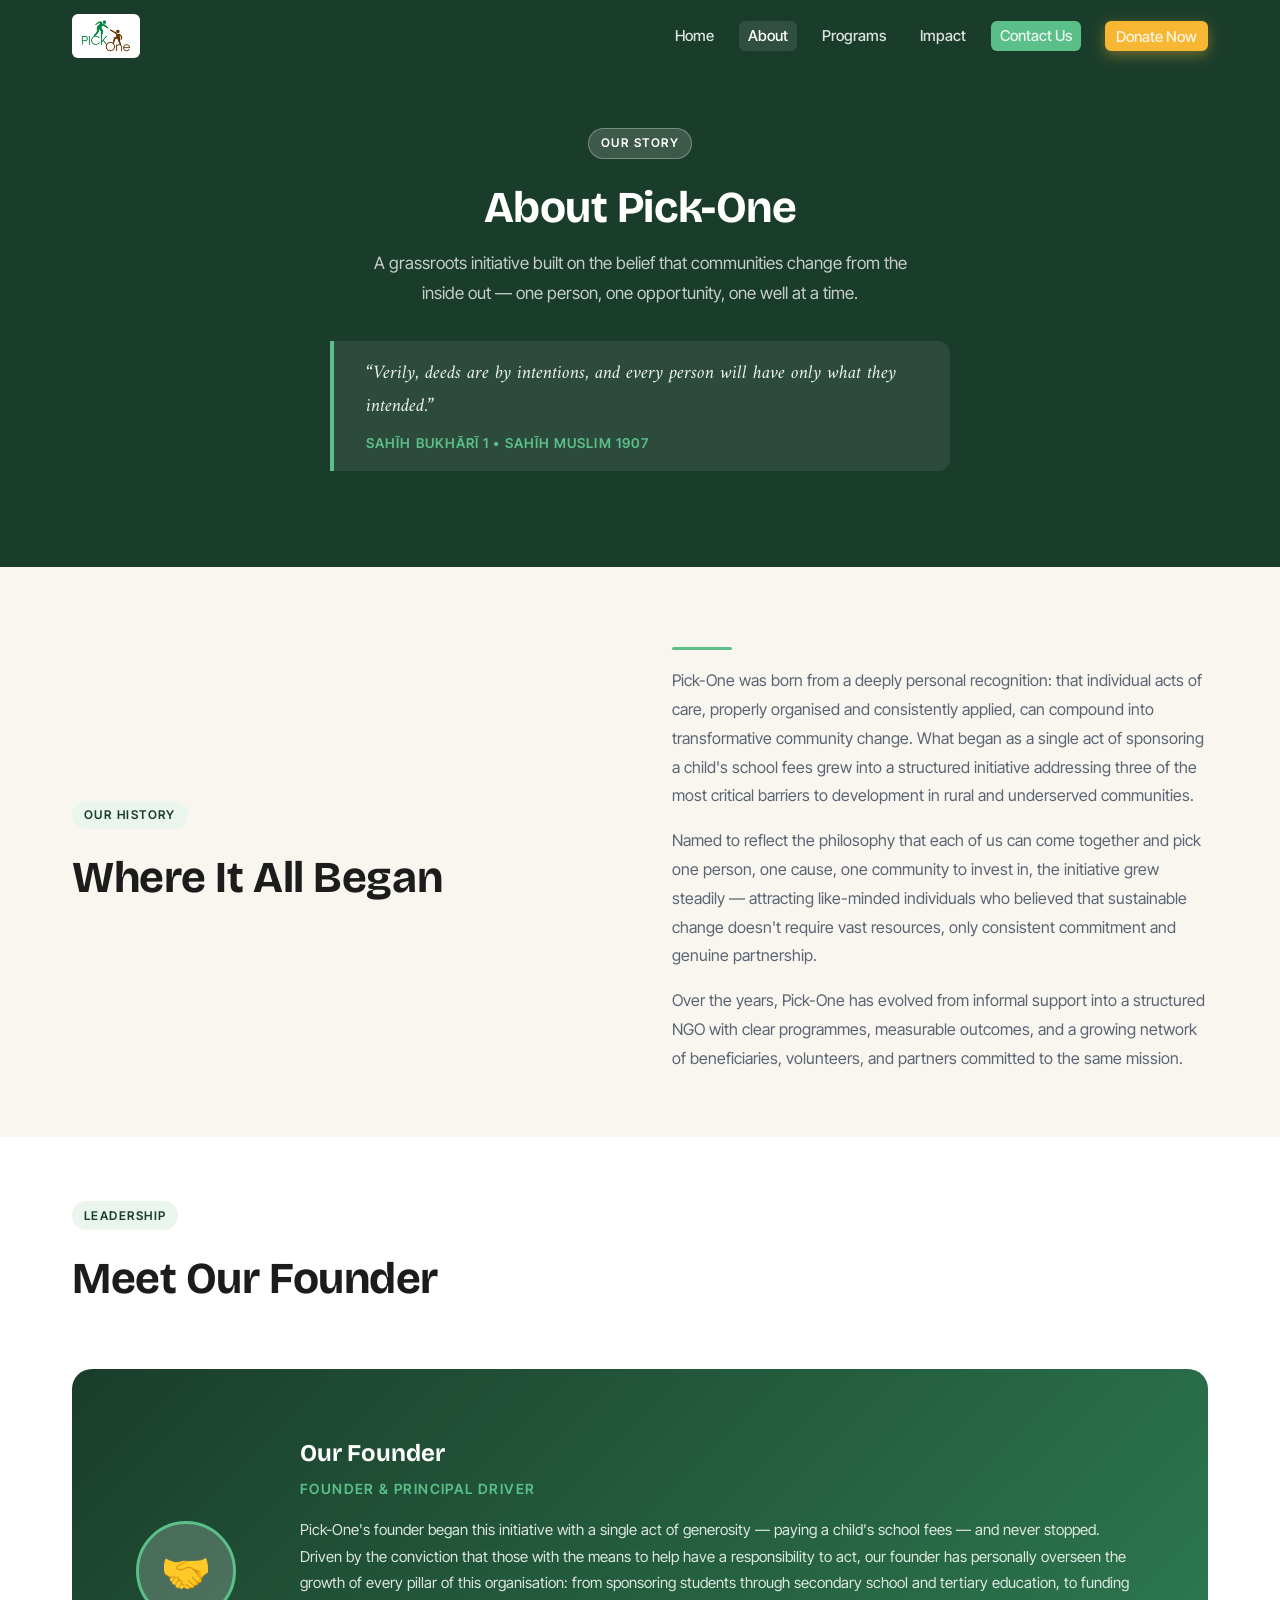
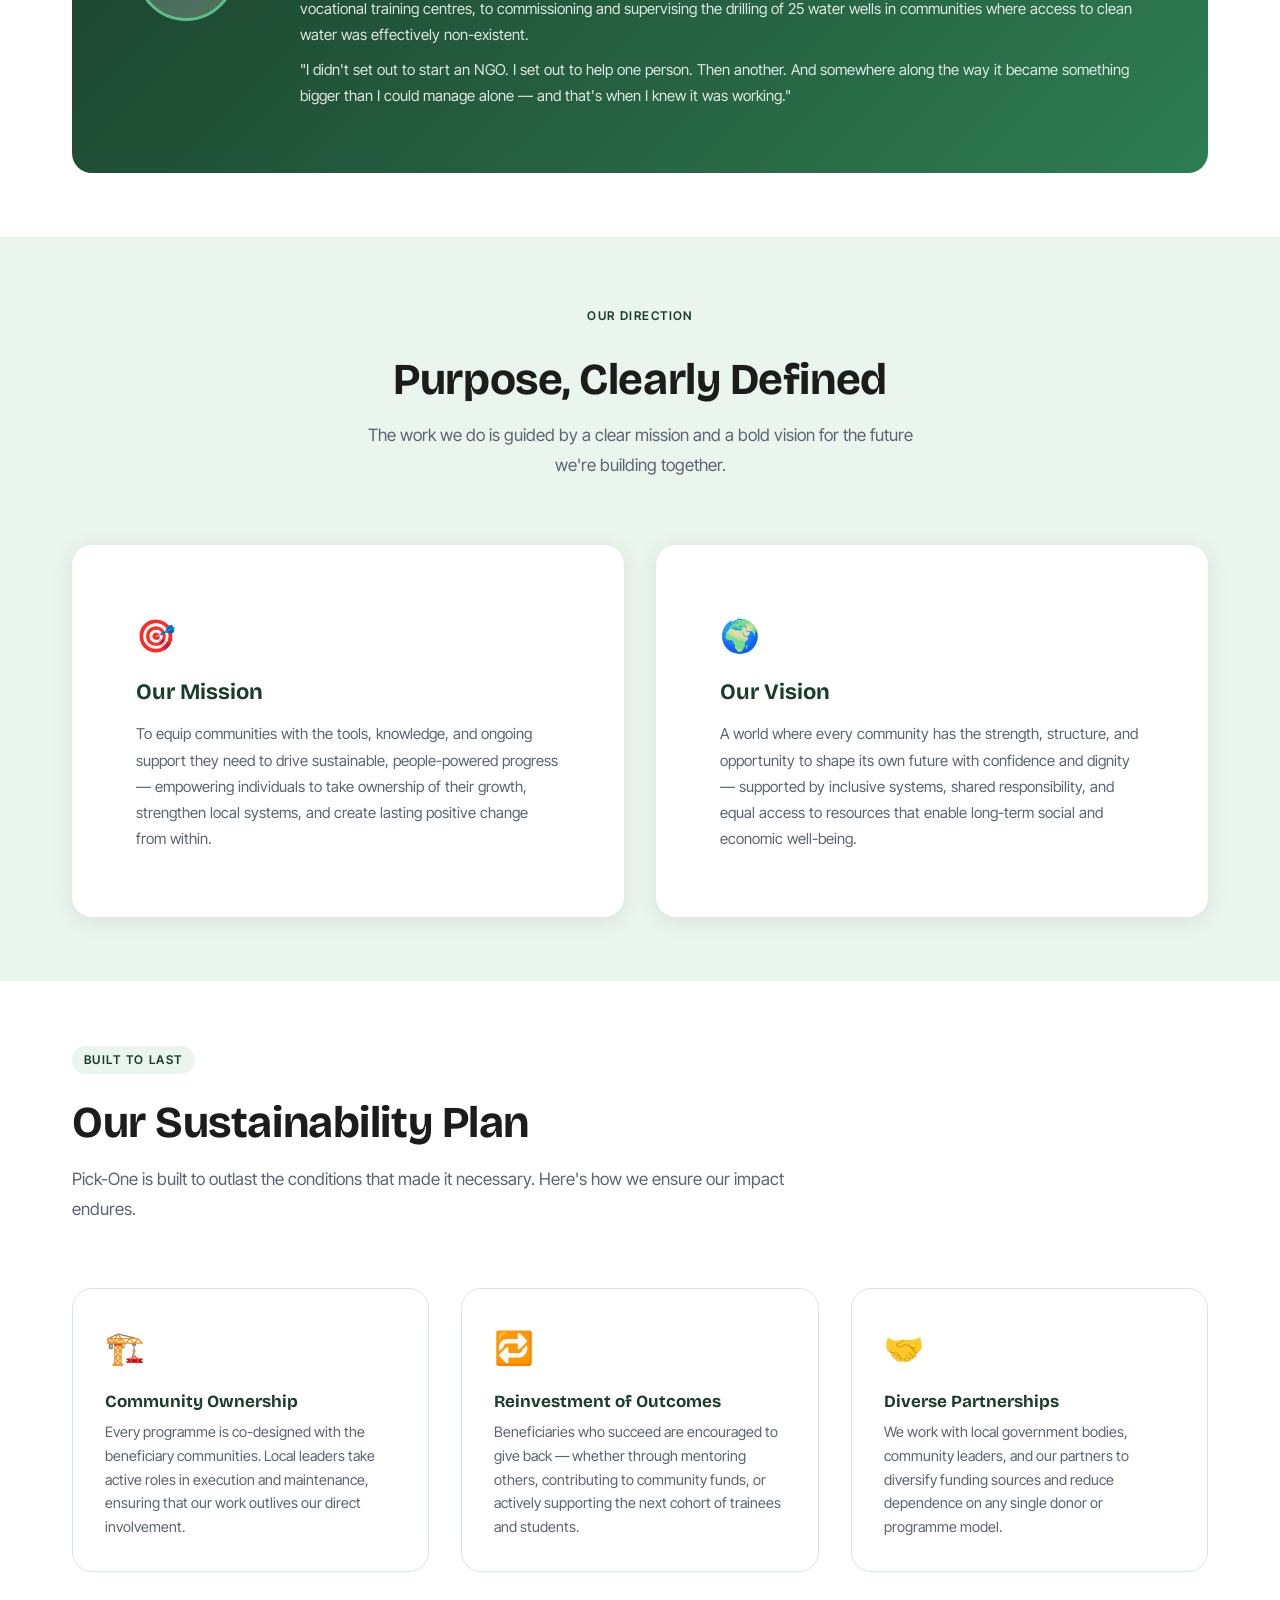
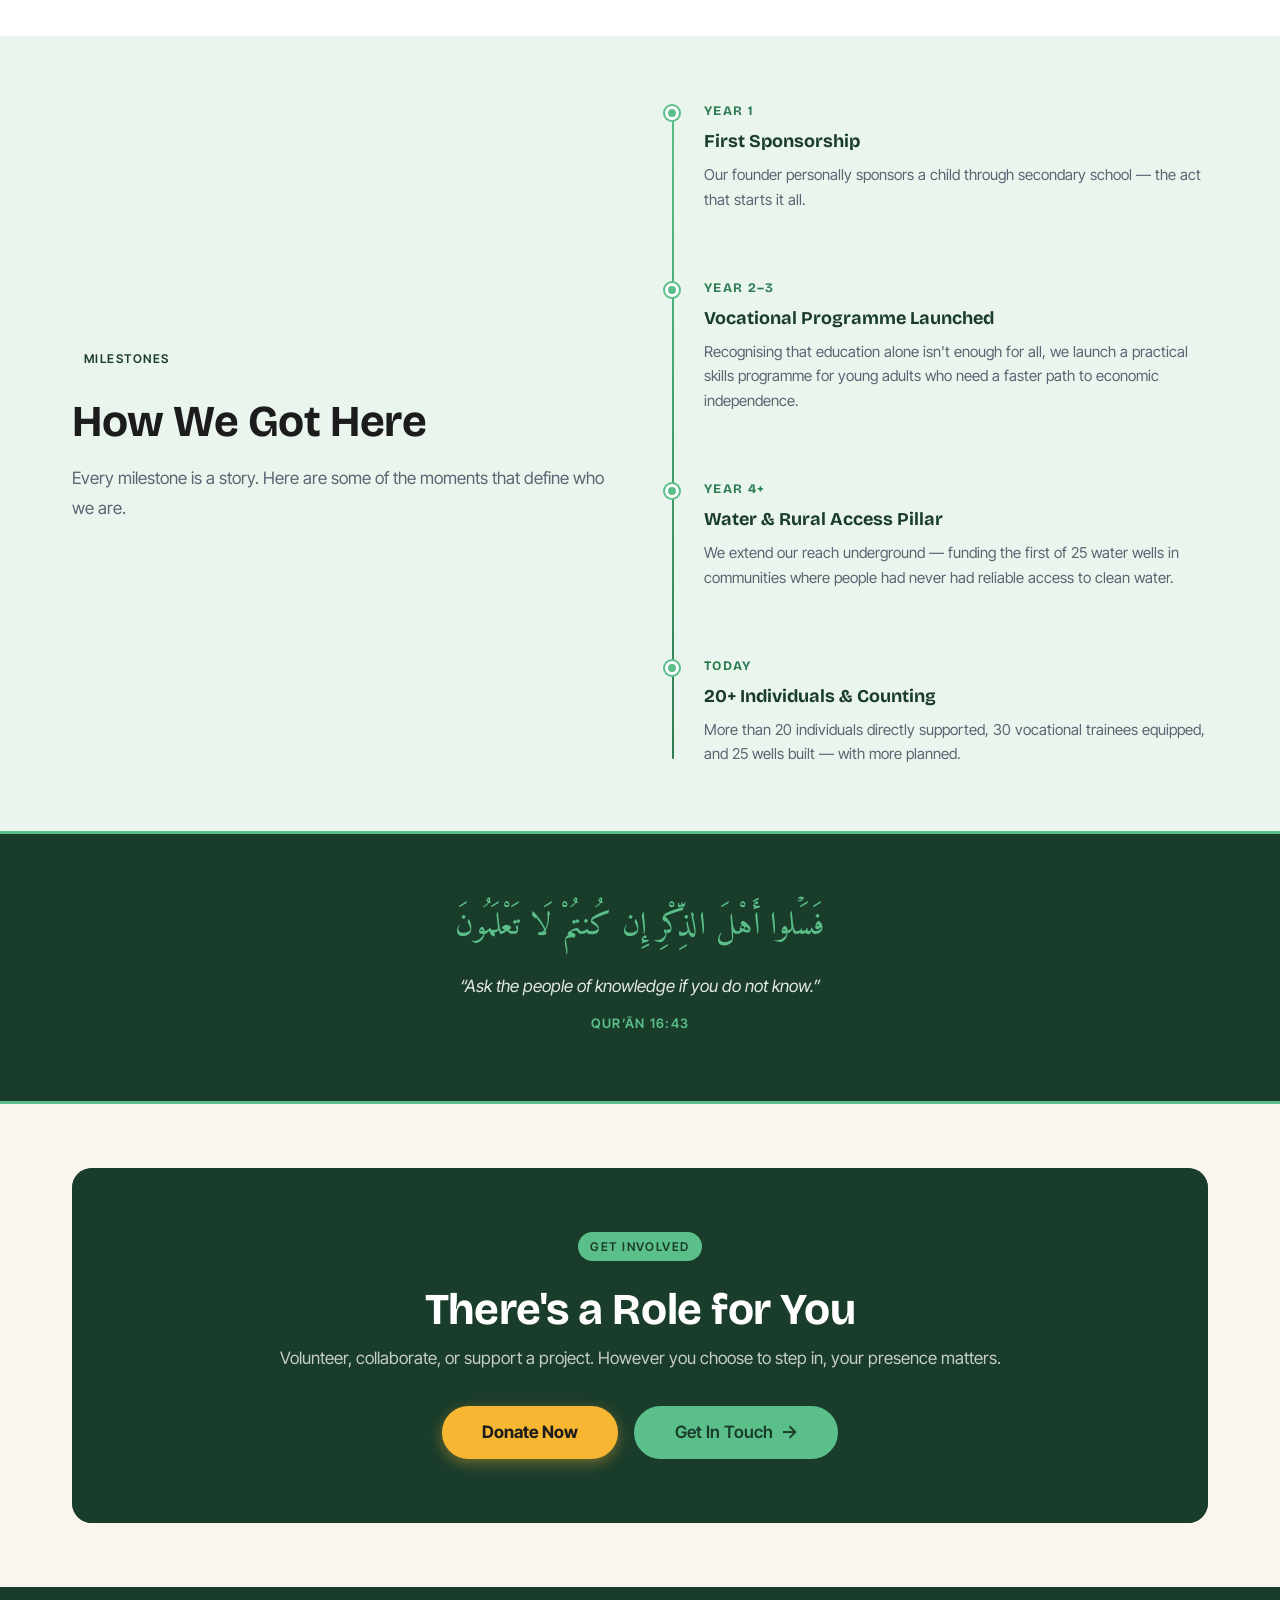
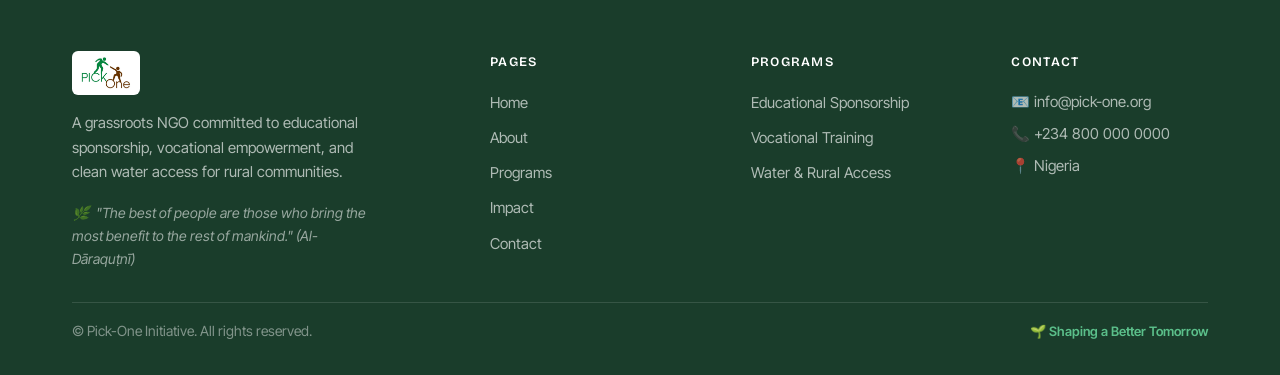
<file: about.html>
<!DOCTYPE html>
<html lang="en">

<head>
    <meta charset="UTF-8" />
    <meta name="viewport" content="width=device-width, initial-scale=1.0" />
    <title>About — Pick-One Initiative</title>
    <meta name="description"
        content="Learn about the Pick-One Initiative, our founder, our mission, and our commitment to sustainable community development." />

    <!-- Favicon -->
    <link rel="icon" href="assets/images/favicon.svg" type="image/svg+xml" />

    <!-- Open Graph -->
    <meta property="og:type" content="website" />
    <meta property="og:title" content="About — Pick-One Initiative" />
    <meta property="og:description" content="Learn about the Pick-One Initiative, our founder, our mission, and our commitment to sustainable community development." />
    <meta property="og:image" content="assets/images/logo.jpeg" />
    <meta property="og:url" content="https://pick-one.vercel.app/about" />
    <meta name="twitter:card" content="summary_large_image" />
    <meta name="twitter:title" content="About — Pick-One Initiative" />
    <meta name="twitter:description" content="Learn about the Pick-One Initiative, our founder, our mission, and our commitment to sustainable community development." />

    <!-- Fonts -->
    <link rel="preconnect" href="https://fonts.googleapis.com" />
    <link rel="preconnect" href="https://fonts.gstatic.com" crossorigin />
    <link
        href="https://fonts.googleapis.com/css2?family=Amiri:ital,wght@0,400;0,700;1,400&family=Bricolage+Grotesque:wght@300;400;500;600;700&family=Inter+Tight:wght@300;400;500;600;700&display=swap"
        rel="stylesheet" />

    <!-- CSS -->
    <link rel="stylesheet" href="assets/css/main.css" />
    <link rel="stylesheet" href="assets/css/layout.css" />
    <link rel="stylesheet" href="assets/css/components.css" />
    <link rel="stylesheet" href="assets/css/pages/about.css" />
</head>

<body>

    <div id="header-placeholder"></div>

    <main id="main-content">

        <!-- ═══════════════════ PAGE HERO ═══════════════════ -->
        <section class="page-hero video-bg-container" aria-labelledby="about-heading">
            <video class="video-bg" autoplay loop muted playsinline>
                <source
                    src="https://cdn.prod.website-files.com/69563d0838513c9b12f34691%2F695e1dc49481bccafcec2308_Volunteers_mp4.mp4"
                    type="video/mp4">
            </video>
            <div class="container">
                <span class="section-tag is-white">Our Story</span>
                <h1 id="about-heading" class="section-title">About Pick-One</h1>
                <p class="section-text max-w-md mx-auto">
                    A grassroots initiative built on the belief that communities
                    change from the inside out — one person, one opportunity, one well at a time.
                </p>
                <div class="hadith-callout hadith-callout--hero">
                    <p class="hadith-callout-text hadith-callout-text--large">
                        “Verily, deeds are by intentions, and every person will have only what they intended.”
                    </p>
                    <span class="hadith-callout-source hadith-callout-source--accent">Sahīh
                        Bukhārī 1 • Sahīh Muslim 1907</span>
                </div>
            </div>
        </section>

        <!-- ═══════════════════ ORG STORY ═══════════════════ -->
        <section class="org-story section-space bg-default" aria-labelledby="story-heading">
            <div class="container">
                <div class="content-split">
                    <div class="reveal">
                        <span class="section-tag is-dark">Our History</span>
                        <h2 id="story-heading" class="section-title mt-sm">
                            Where It All Began
                        </h2>
                    </div>
                    <div class="reveal reveal-delay-1">
                        <div class="divider-green"></div>
                        <p>
                            Pick-One was born from a deeply personal recognition: that
                            individual acts of care, properly organised and consistently
                            applied, can compound into transformative community change.
                            What began as a single act of sponsoring a child's school fees
                            grew into a structured initiative addressing three of the most
                            critical barriers to development in rural and underserved
                            communities.
                        </p>
                        <p>
                            Named to reflect the philosophy that each of us can come together
                            and pick one person, one cause, one community to invest in, the
                            initiative grew steadily — attracting like-minded individuals who
                            believed that sustainable change doesn't require vast resources,
                            only consistent commitment and genuine partnership.
                        </p>
                        <p>
                            Over the years, Pick-One has evolved from informal support into
                            a structured NGO with clear programmes, measurable outcomes, and
                            a growing network of beneficiaries, volunteers, and partners
                            committed to the same mission.
                        </p>
                    </div>
                </div>
            </div>
        </section>

        <!-- ═══════════════════ FOUNDER ═══════════════════ -->
        <section class="founder-section section-space bg-white" aria-labelledby="founder-heading">
            <div class="container">
                <div class="section-header reveal">
                    <span class="section-tag is-dark">Leadership</span>
                    <h2 id="founder-heading" class="section-title mt-sm">Meet Our Founder</h2>
                </div>

                <div class="founder-card reveal reveal-delay-1">
                    <div class="founder-avatar" aria-hidden="true">🤝</div>
                    <div>
                        <div class="founder-name">Our Founder</div>
                        <div class="founder-role">Founder &amp; Principal Driver</div>
                        <p class="founder-bio">
                            Pick-One's founder began this initiative with a single act of
                            generosity — paying a child's school fees — and never stopped.
                            Driven by the conviction that those with the means to help have
                            a responsibility to act, our founder has personally overseen the
                            growth of every pillar of this organisation: from sponsoring
                            students through secondary school and tertiary education, to
                            funding vocational training centres, to commissioning and
                            supervising the drilling of 25 water wells in communities where
                            access to clean water was effectively non-existent.
                        </p>
                        <p class="founder-bio mt-sm">
                            "I didn't set out to start an NGO. I set out to help one person.
                            Then another. And somewhere along the way it became something
                            bigger than I could manage alone — and that's when I knew it was
                            working."
                        </p>
                    </div>
                </div>
            </div>
        </section>

        <!-- ═══════════════════ MISSION & VISION ═══════════════════ -->
        <section class="mission-vision section-space" aria-labelledby="mv-heading">
            <div class="container">
                <div class="section-header centered reveal">
                    <span class="section-tag is-dark">Our Direction</span>
                    <h2 id="mv-heading" class="section-title mt-sm">Purpose, Clearly Defined</h2>
                    <p class="section-text mt-md">
                        The work we do is guided by a clear mission and a bold vision for
                        the future we're building together.
                    </p>
                </div>

                <div class="grid-2 mt-xl">
                    <div class="mv-card reveal reveal-delay-1">
                        <div class="mv-card-icon" aria-hidden="true">🎯</div>
                        <h3 class="mv-card-title">Our Mission</h3>
                        <p class="mv-card-text">
                            To equip communities with the tools, knowledge, and ongoing
                            support they need to drive sustainable, people-powered progress —
                            empowering individuals to take ownership of their growth,
                            strengthen local systems, and create lasting positive change
                            from within.
                        </p>
                    </div>

                    <div class="mv-card reveal reveal-delay-2">
                        <div class="mv-card-icon" aria-hidden="true">🌍</div>
                        <h3 class="mv-card-title">Our Vision</h3>
                        <p class="mv-card-text">
                            A world where every community has the strength, structure, and
                            opportunity to shape its own future with confidence and dignity —
                            supported by inclusive systems, shared responsibility, and equal
                            access to resources that enable long-term social and economic
                            well-being.
                        </p>
                    </div>
                </div>
            </div>
        </section>

        <!-- ═══════════════════ SUSTAINABILITY ═══════════════════ -->
        <section class="sustainability section-space" aria-labelledby="sustain-heading">
            <div class="container">
                <div class="section-header reveal">
                    <span class="section-tag is-dark">Built to Last</span>
                    <h2 id="sustain-heading" class="section-title mt-sm">Our Sustainability Plan</h2>
                    <p class="section-text mt-md max-w-lg">
                        Pick-One is built to outlast the conditions that made it necessary.
                        Here's how we ensure our impact endures.
                    </p>
                </div>

                <div class="sustainability-grid mt-xl">
                    <div class="sustainability-item reveal reveal-delay-1">
                        <span class="sustainability-item-icon" aria-hidden="true">🏗️</span>
                        <h3 class="sustainability-item-title">Community Ownership</h3>
                        <p class="sustainability-item-text">
                            Every programme is co-designed with the beneficiary communities.
                            Local leaders take active roles in execution and maintenance,
                            ensuring that our work outlives our direct involvement.
                        </p>
                    </div>
                    <div class="sustainability-item reveal reveal-delay-2">
                        <span class="sustainability-item-icon" aria-hidden="true">🔁</span>
                        <h3 class="sustainability-item-title">Reinvestment of Outcomes</h3>
                        <p class="sustainability-item-text">
                            Beneficiaries who succeed are encouraged to give back — whether
                            through mentoring others, contributing to community funds, or
                            actively supporting the next cohort of trainees and students.
                        </p>
                    </div>
                    <div class="sustainability-item reveal reveal-delay-3">
                        <span class="sustainability-item-icon" aria-hidden="true">🤝</span>
                        <h3 class="sustainability-item-title">Diverse Partnerships</h3>
                        <p class="sustainability-item-text">
                            We work with local government bodies, community leaders, and our
                            partners to diversify funding sources and reduce dependence on
                            any single donor or programme model.
                        </p>
                    </div>
                </div>
            </div>
        </section>

        <!-- ═══════════════════ TIMELINE ═══════════════════ -->
        <section class="milestones section-space" aria-labelledby="timeline-heading">
            <div class="container">
                <div class="content-split">
                    <div class="reveal">
                        <span class="section-tag is-dark">Milestones</span>
                        <h2 id="timeline-heading" class="section-title mt-sm">How We Got Here</h2>
                        <p class="section-text mt-md">
                            Every milestone is a story. Here are some of the moments that
                            define who we are.
                        </p>
                    </div>
                    <div class="timeline reveal reveal-delay-1">
                        <div class="timeline-item">
                            <div class="timeline-dot" aria-hidden="true"></div>
                            <div class="timeline-year">Year 1</div>
                            <div class="timeline-title">First Sponsorship</div>
                            <p class="timeline-text">
                                Our founder personally sponsors a child through secondary school —
                                the act that starts it all.
                            </p>
                        </div>
                        <div class="timeline-item">
                            <div class="timeline-dot" aria-hidden="true"></div>
                            <div class="timeline-year">Year 2–3</div>
                            <div class="timeline-title">Vocational Programme Launched</div>
                            <p class="timeline-text">
                                Recognising that education alone isn't enough for all, we launch
                                a practical skills programme for young adults who need a faster
                                path to economic independence.
                            </p>
                        </div>
                        <div class="timeline-item">
                            <div class="timeline-dot" aria-hidden="true"></div>
                            <div class="timeline-year">Year 4+</div>
                            <div class="timeline-title">Water &amp; Rural Access Pillar</div>
                            <p class="timeline-text">
                                We extend our reach underground — funding the first of 25 water
                                wells in communities where people had never had reliable access
                                to clean water.
                            </p>
                        </div>
                        <div class="timeline-item">
                            <div class="timeline-dot" aria-hidden="true"></div>
                            <div class="timeline-year">Today</div>
                            <div class="timeline-title">20+ Individuals &amp; Counting</div>
                            <p class="timeline-text">
                                More than 20 individuals directly supported, 30 vocational
                                trainees equipped, and 25 wells built — with more planned.
                            </p>
                        </div>
                    </div>
                </div>
            </div>
        </section>

        <!-- AYĀH BANNER: On knowledge & responsibility -->
        <section class="ayah-banner" aria-label="Quranic verse on responsibility">
            <div class="container">
                <p class="ayah-arabic">فَسَۡلوا أَهْلَ الذِّكْرِ إِن كُنتُمْ لَا تَعْلَمُونَ</p>
                <p class="ayah-translation">“Ask the people of knowledge if you do not know.”</p>
                <span class="ayah-source">Qurʼān 16:43</span>
            </div>
        </section>

        <!-- ═══════════════════ CTA ═══════════════════ -->
        <section class="section-space bg-default" aria-label="Get involved">
            <div class="container">
                <div class="cta-banner video-bg-container reveal">
                    <video class="video-bg" autoplay loop muted playsinline>
                        <source
                            src="https://cdn.prod.website-files.com/69563d0838513c9b12f34691%2F696469eaa0ca3a5f693431a0_kindact-cta-video_mp4.mp4"
                            type="video/mp4">
                    </video>
                    <span class="section-tag is-green">Get Involved</span>
                    <h2 class="section-title mt-sm">There's a Role for You</h2>
                    <p class="section-text mt-sm">
                        Volunteer, collaborate, or support a project. However you choose
                        to step in, your presence matters.
                    </p>
                    <div class="btn-group">
                        <a href="contact.html" class="btn btn-donate btn-lg">
                            Donate Now
                        </a>
                        <a href="contact.html" class="btn btn-primary btn-lg">
                            Get In Touch <span class="btn-arrow" aria-hidden="true">→</span>
                        </a>
                    </div>
                </div>
            </div>
        </section>

    </main>

    <div id="footer-placeholder"></div>

    <script src="assets/js/main.js"></script>
    <script src="assets/js/animations.js"></script>
    <script src="assets/js/components.js"></script>
    <script src="assets/js/pages/home.js"></script>
</body>

</html>
</file>
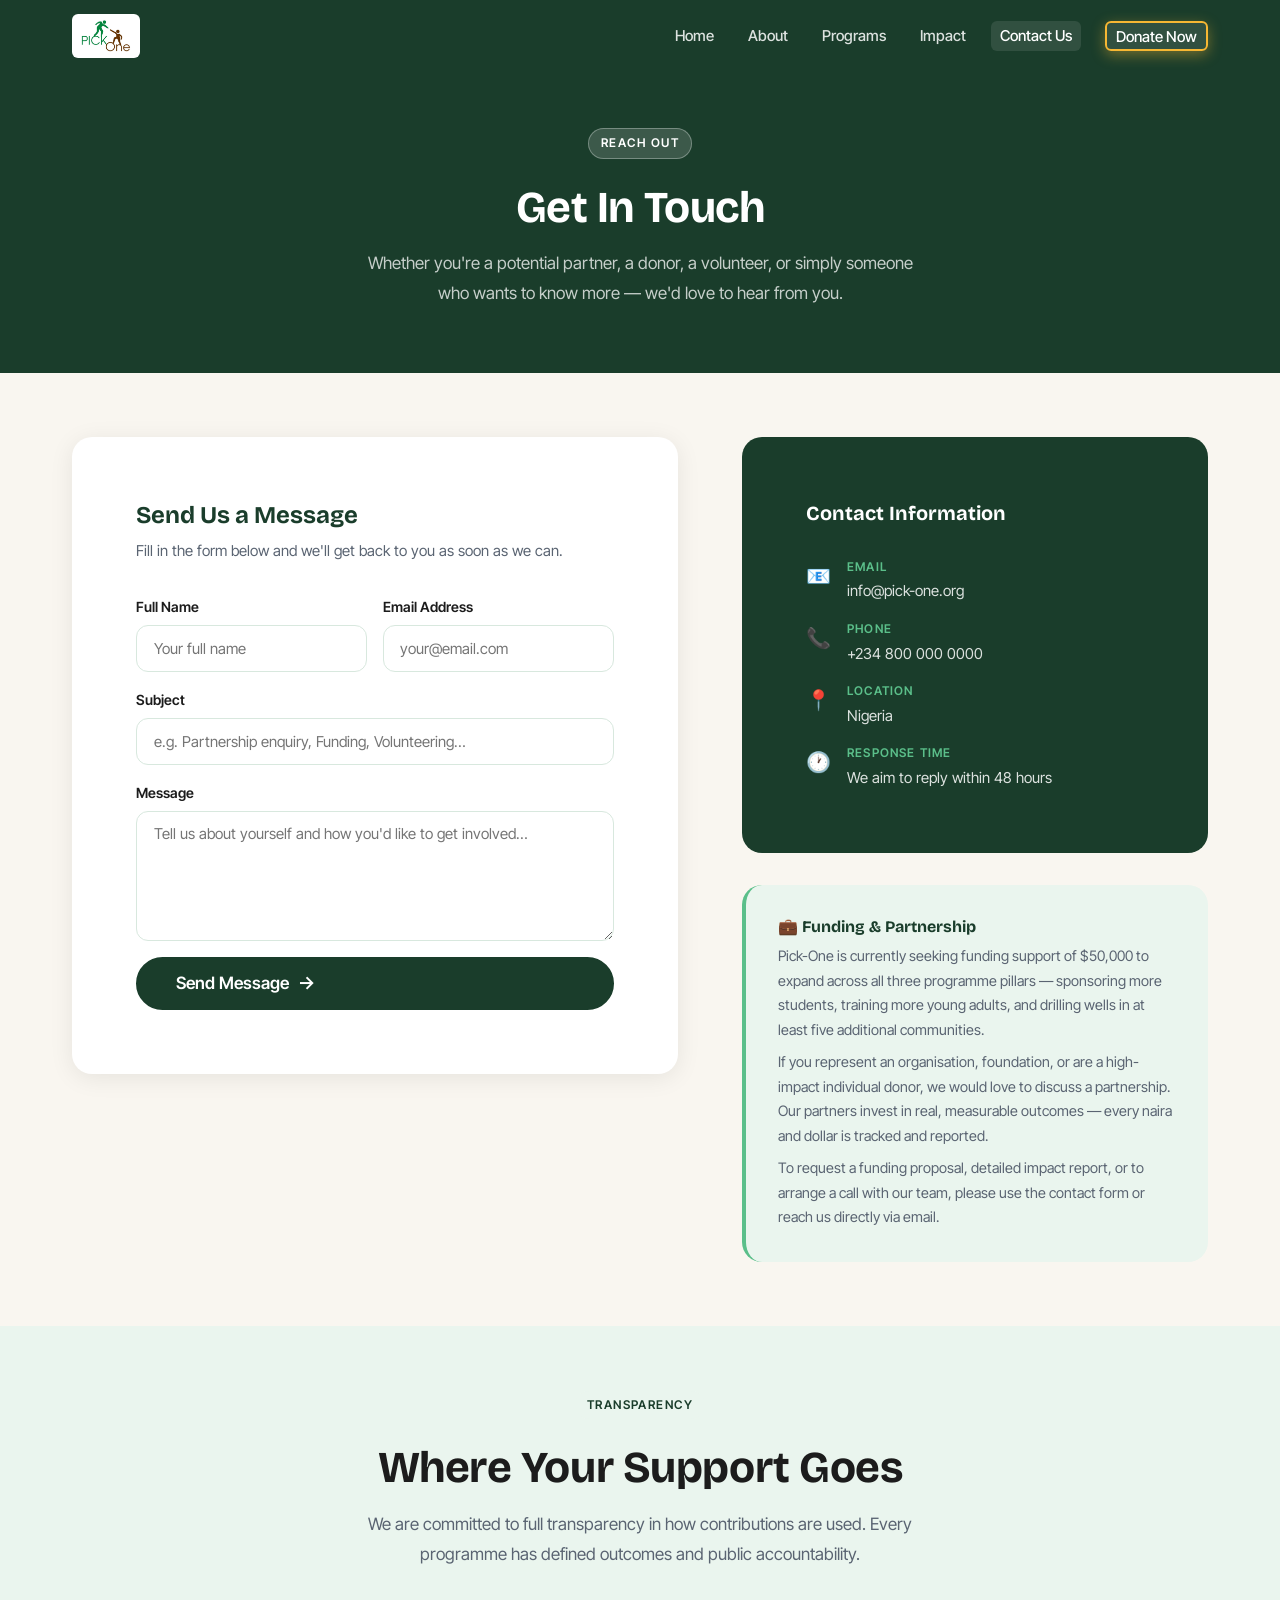
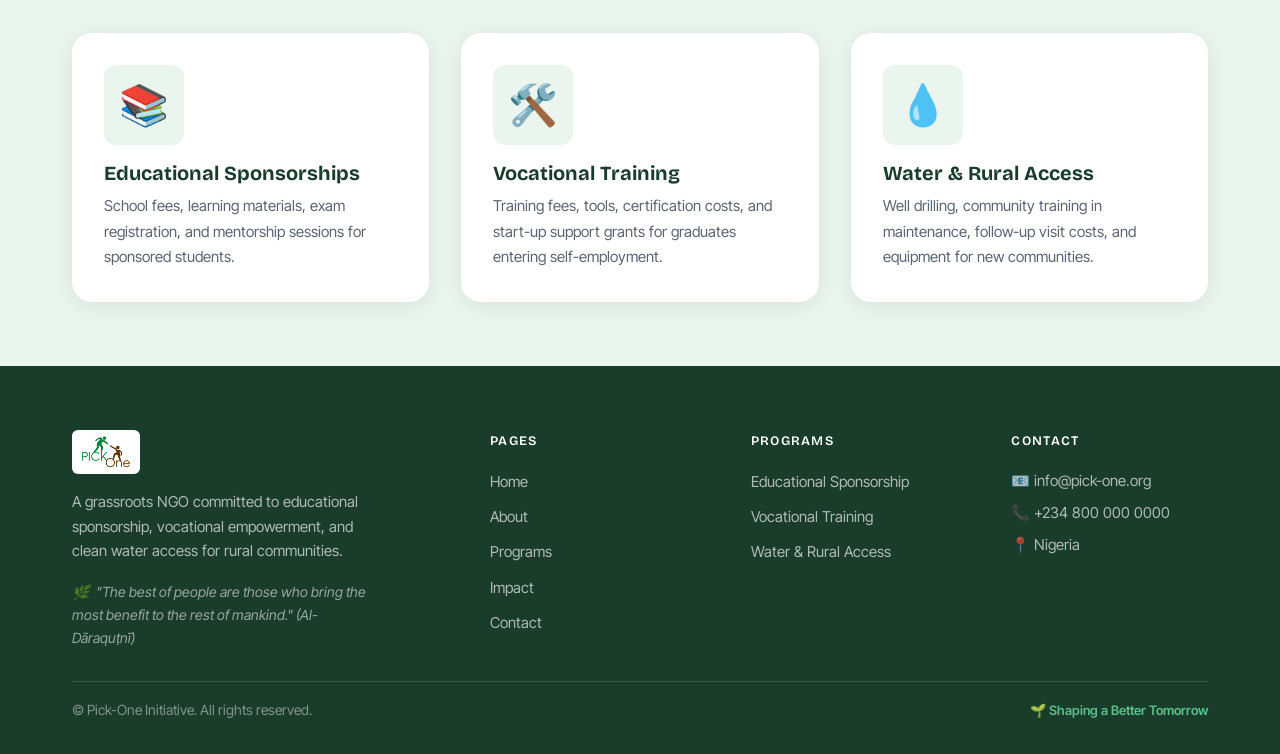
<file: contact.html>
<!DOCTYPE html>
<html lang="en">

<head>
    <meta charset="UTF-8" />
    <meta name="viewport" content="width=device-width, initial-scale=1.0" />
    <title>Contact Us — Pick-One Initiative</title>
    <meta name="description"
        content="Get in touch with Pick-One. Partner with us, fund a programme, or simply ask how you can help." />

    <!-- Favicon -->
    <link rel="icon" href="assets/images/favicon.svg" type="image/svg+xml" />

    <!-- Open Graph -->
    <meta property="og:type" content="website" />
    <meta property="og:title" content="Contact Us — Pick-One Initiative" />
    <meta property="og:description" content="Get in touch with Pick-One. Partner with us, fund a programme, or simply ask how you can help." />
    <meta property="og:image" content="assets/images/logo.jpeg" />
    <meta property="og:url" content="https://pick-one.vercel.app/contact" />
    <meta name="twitter:card" content="summary_large_image" />
    <meta name="twitter:title" content="Contact Us — Pick-One Initiative" />
    <meta name="twitter:description" content="Get in touch with Pick-One. Partner with us, fund a programme, or simply ask how you can help." />

    <link rel="preconnect" href="https://fonts.googleapis.com" />
    <link rel="preconnect" href="https://fonts.gstatic.com" crossorigin />
    <link
        href="https://fonts.googleapis.com/css2?family=Bricolage+Grotesque:wght@300;400;500;600;700&family=Inter+Tight:wght@300;400;500;600;700&display=swap"
        rel="stylesheet" />

    <link rel="stylesheet" href="assets/css/main.css" />
    <link rel="stylesheet" href="assets/css/layout.css" />
    <link rel="stylesheet" href="assets/css/components.css" />
    <link rel="stylesheet" href="assets/css/pages/contact.css" />
</head>

<body>

    <div id="header-placeholder"></div>

    <main id="main-content">

        <!-- ═══════════════════ PAGE HERO ═══════════════════ -->
        <section class="page-hero" aria-labelledby="contact-heading">
            <div class="container">
                <span class="section-tag is-white">Reach Out</span>
                <h1 id="contact-heading" class="section-title">Get In Touch</h1>
                <p class="section-text max-w-md mx-auto">
                    Whether you're a potential partner, a donor, a volunteer, or
                    simply someone who wants to know more — we'd love to hear from you.
                </p>
            </div>
        </section>

        <!-- ═══════════════════ CONTACT LAYOUT ═══════════════════ -->
        <section class="section-space bg-default" aria-label="Contact form and information">
            <div class="container">
                <div class="contact-layout">

                    <!-- FORM -->
                    <div class="contact-form-wrapper reveal">
                        <h2 class="contact-form-title">Send Us a Message</h2>
                        <p class="contact-form-subtitle">
                            Fill in the form below and we'll get back to you as soon
                            as we can.
                        </p>

                        <form class="contact-form" id="contact-form" novalidate>

                            <div class="form-row">
                                <div class="form-group">
                                    <label class="form-label" for="contact-name">Full Name</label>
                                    <input class="form-input" type="text" id="contact-name" name="name"
                                        placeholder="Your full name" autocomplete="name" required />
                                </div>
                                <div class="form-group">
                                    <label class="form-label" for="contact-email">Email Address</label>
                                    <input class="form-input" type="email" id="contact-email" name="email"
                                        placeholder="your@email.com" autocomplete="email" required />
                                </div>
                            </div>

                            <div class="form-group">
                                <label class="form-label" for="contact-subject">Subject</label>
                                <input class="form-input" type="text" id="contact-subject" name="subject"
                                    placeholder="e.g. Partnership enquiry, Funding, Volunteering…" />
                            </div>

                            <div class="form-group">
                                <label class="form-label" for="contact-message">Message</label>
                                <textarea class="form-textarea" id="contact-message" name="message"
                                    placeholder="Tell us about yourself and how you'd like to get involved…"
                                    required></textarea>
                            </div>

                            <button type="submit" class="btn btn-secondary btn-lg" id="submit-btn">
                                Send Message <span class="btn-arrow" aria-hidden="true">→</span>
                            </button>

                        </form>

                        <div class="form-success" id="form-success" role="alert" tabindex="-1">
                            ✅ Thank you! Your message has been received. We'll be in touch soon.
                        </div>
                    </div>

                    <!-- INFO -->
                    <div class="contact-info-wrapper reveal reveal-delay-1">

                        <div class="contact-info-card">
                            <h2 class="contact-info-card-title">Contact Information</h2>
                            <div class="contact-info-items">
                                <div class="contact-info-item">
                                    <span class="contact-info-item-icon" aria-hidden="true">📧</span>
                                    <div class="contact-info-item-content">
                                        <div class="contact-info-item-label">Email</div>
                                        <div class="contact-info-item-value">info@pick-one.org</div>
                                    </div>
                                </div>
                                <div class="contact-info-item">
                                    <span class="contact-info-item-icon" aria-hidden="true">📞</span>
                                    <div class="contact-info-item-content">
                                        <div class="contact-info-item-label">Phone</div>
                                        <div class="contact-info-item-value">+234 800 000 0000</div>
                                    </div>
                                </div>
                                <div class="contact-info-item">
                                    <span class="contact-info-item-icon" aria-hidden="true">📍</span>
                                    <div class="contact-info-item-content">
                                        <div class="contact-info-item-label">Location</div>
                                        <div class="contact-info-item-value">Nigeria</div>
                                    </div>
                                </div>
                                <div class="contact-info-item">
                                    <span class="contact-info-item-icon" aria-hidden="true">🕐</span>
                                    <div class="contact-info-item-content">
                                        <div class="contact-info-item-label">Response Time</div>
                                        <div class="contact-info-item-value">We aim to reply within 48 hours</div>
                                    </div>
                                </div>
                            </div>
                        </div>

                        <div class="funding-context">
                            <h3 class="funding-context-title">💼 Funding &amp; Partnership</h3>
                            <p class="funding-context-text">
                                Pick-One is currently seeking funding support of $50,000 to
                                expand across all three programme pillars — sponsoring more
                                students, training more young adults, and drilling wells in
                                at least five additional communities.
                            </p>
                            <p class="funding-context-text mt-sm">
                                If you represent an organisation, foundation, or are a
                                high-impact individual donor, we would love to discuss a
                                partnership. Our partners invest in real, measurable outcomes —
                                every naira and dollar is tracked and reported.
                            </p>
                            <p class="funding-context-text mt-sm">
                                To request a funding proposal, detailed impact report, or to
                                arrange a call with our team, please use the contact form
                                or reach us directly via email.
                            </p>
                        </div>

                    </div>
                </div>
            </div>
        </section>

        <!-- ═══════════════════ HOW WE USE FUNDS ═══════════════════ -->
        <section class="section-space bg-mint" aria-labelledby="funds-heading">
            <div class="container">
                <div class="section-header centered reveal">
                    <span class="section-tag is-dark">Transparency</span>
                    <h2 id="funds-heading" class="section-title mt-sm">Where Your Support Goes</h2>
                    <p class="section-text mt-md max-w-md mx-auto">
                        We are committed to full transparency in how contributions are
                        used. Every programme has defined outcomes and public accountability.
                    </p>
                </div>

                <div class="grid-3 mt-xl">
                    <div class="program-card reveal reveal-delay-1">
                        <div class="program-card-body">
                            <div class="program-card-icon" aria-hidden="true">📚</div>
                            <h3 class="program-card-title">Educational Sponsorships</h3>
                            <p class="program-card-text">
                                School fees, learning materials, exam registration, and
                                mentorship sessions for sponsored students.
                            </p>
                        </div>
                    </div>
                    <div class="program-card reveal reveal-delay-2">
                        <div class="program-card-body">
                            <div class="program-card-icon" aria-hidden="true">🛠️</div>
                            <h3 class="program-card-title">Vocational Training</h3>
                            <p class="program-card-text">
                                Training fees, tools, certification costs, and start-up
                                support grants for graduates entering self-employment.
                            </p>
                        </div>
                    </div>
                    <div class="program-card reveal reveal-delay-3">
                        <div class="program-card-body">
                            <div class="program-card-icon" aria-hidden="true">💧</div>
                            <h3 class="program-card-title">Water &amp; Rural Access</h3>
                            <p class="program-card-text">
                                Well drilling, community training in maintenance, follow-up
                                visit costs, and equipment for new communities.
                            </p>
                        </div>
                    </div>
                </div>
            </div>
        </section>

    </main>

    <div id="footer-placeholder"></div>

    <script src="assets/js/main.js"></script>
    <script src="assets/js/animations.js"></script>
    <script src="assets/js/components.js"></script>
    <script src="assets/js/pages/contact.js"></script>
</body>

</html>
</file>
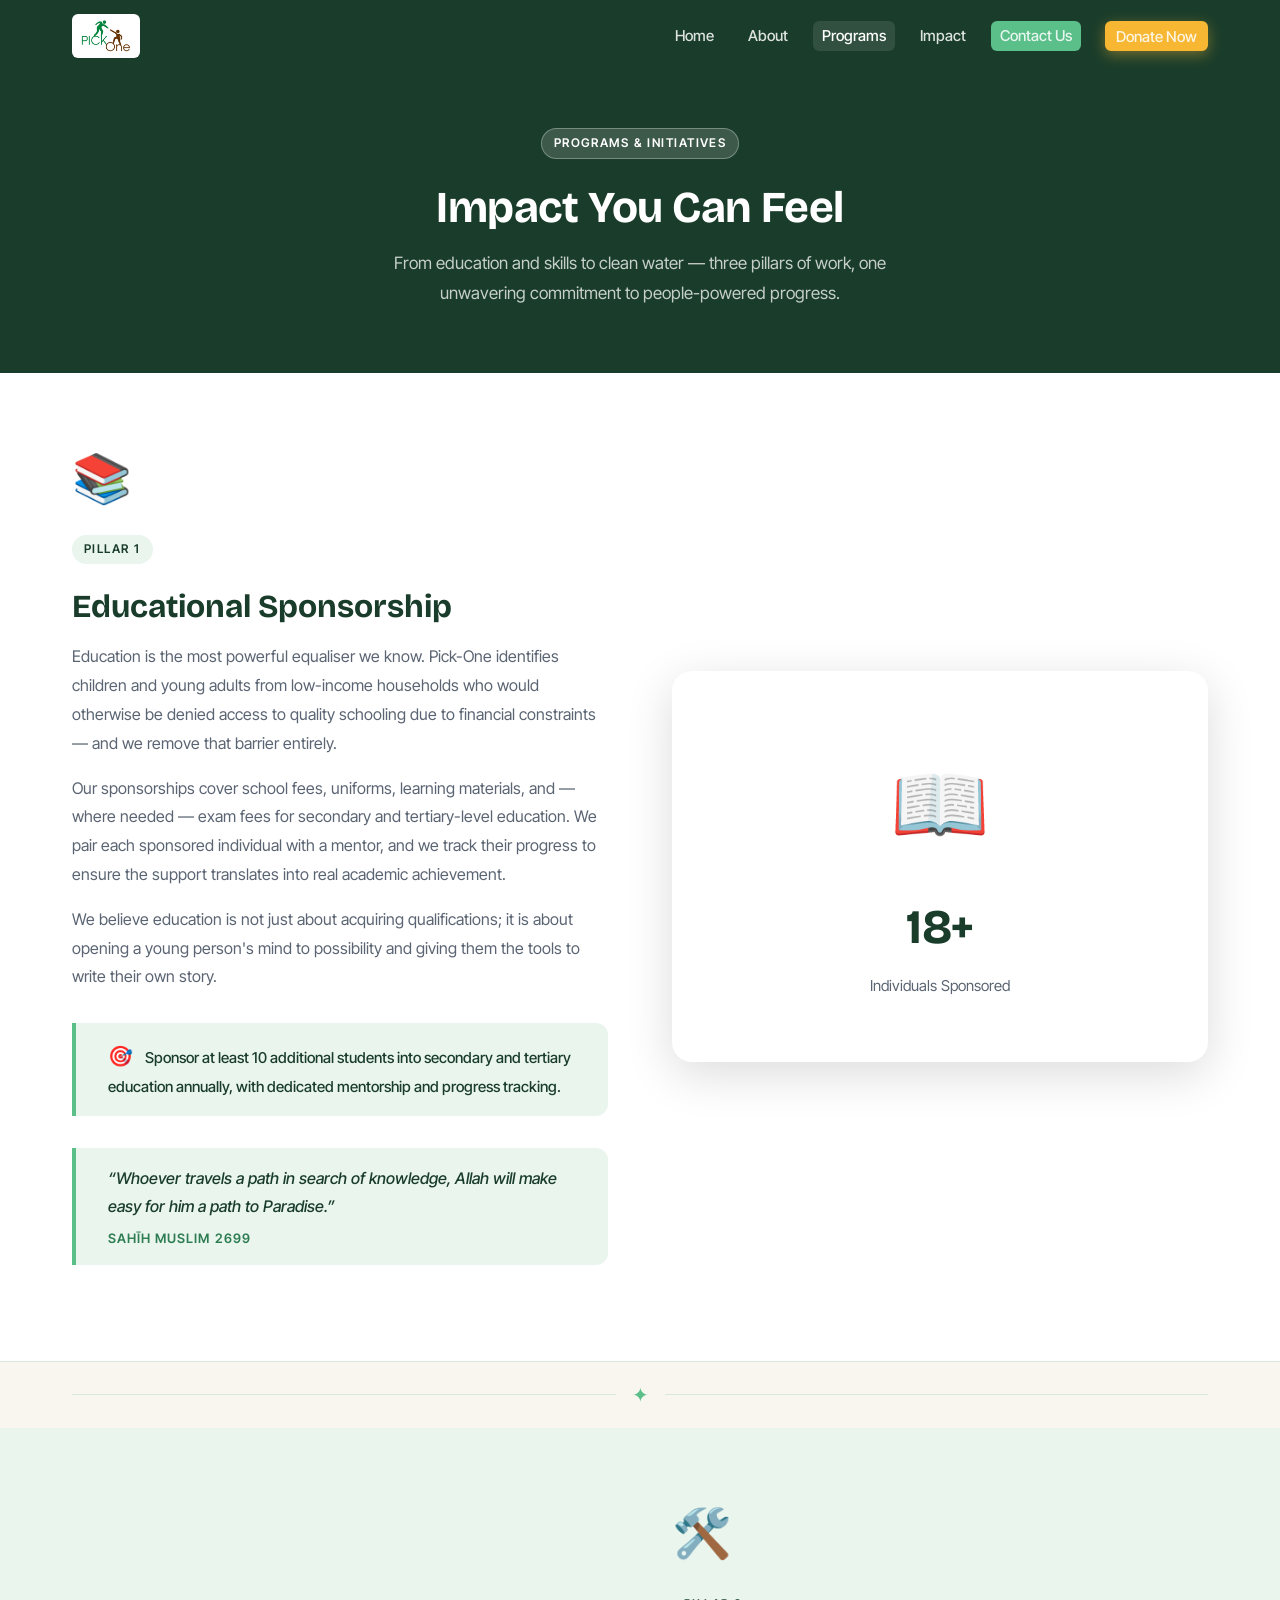
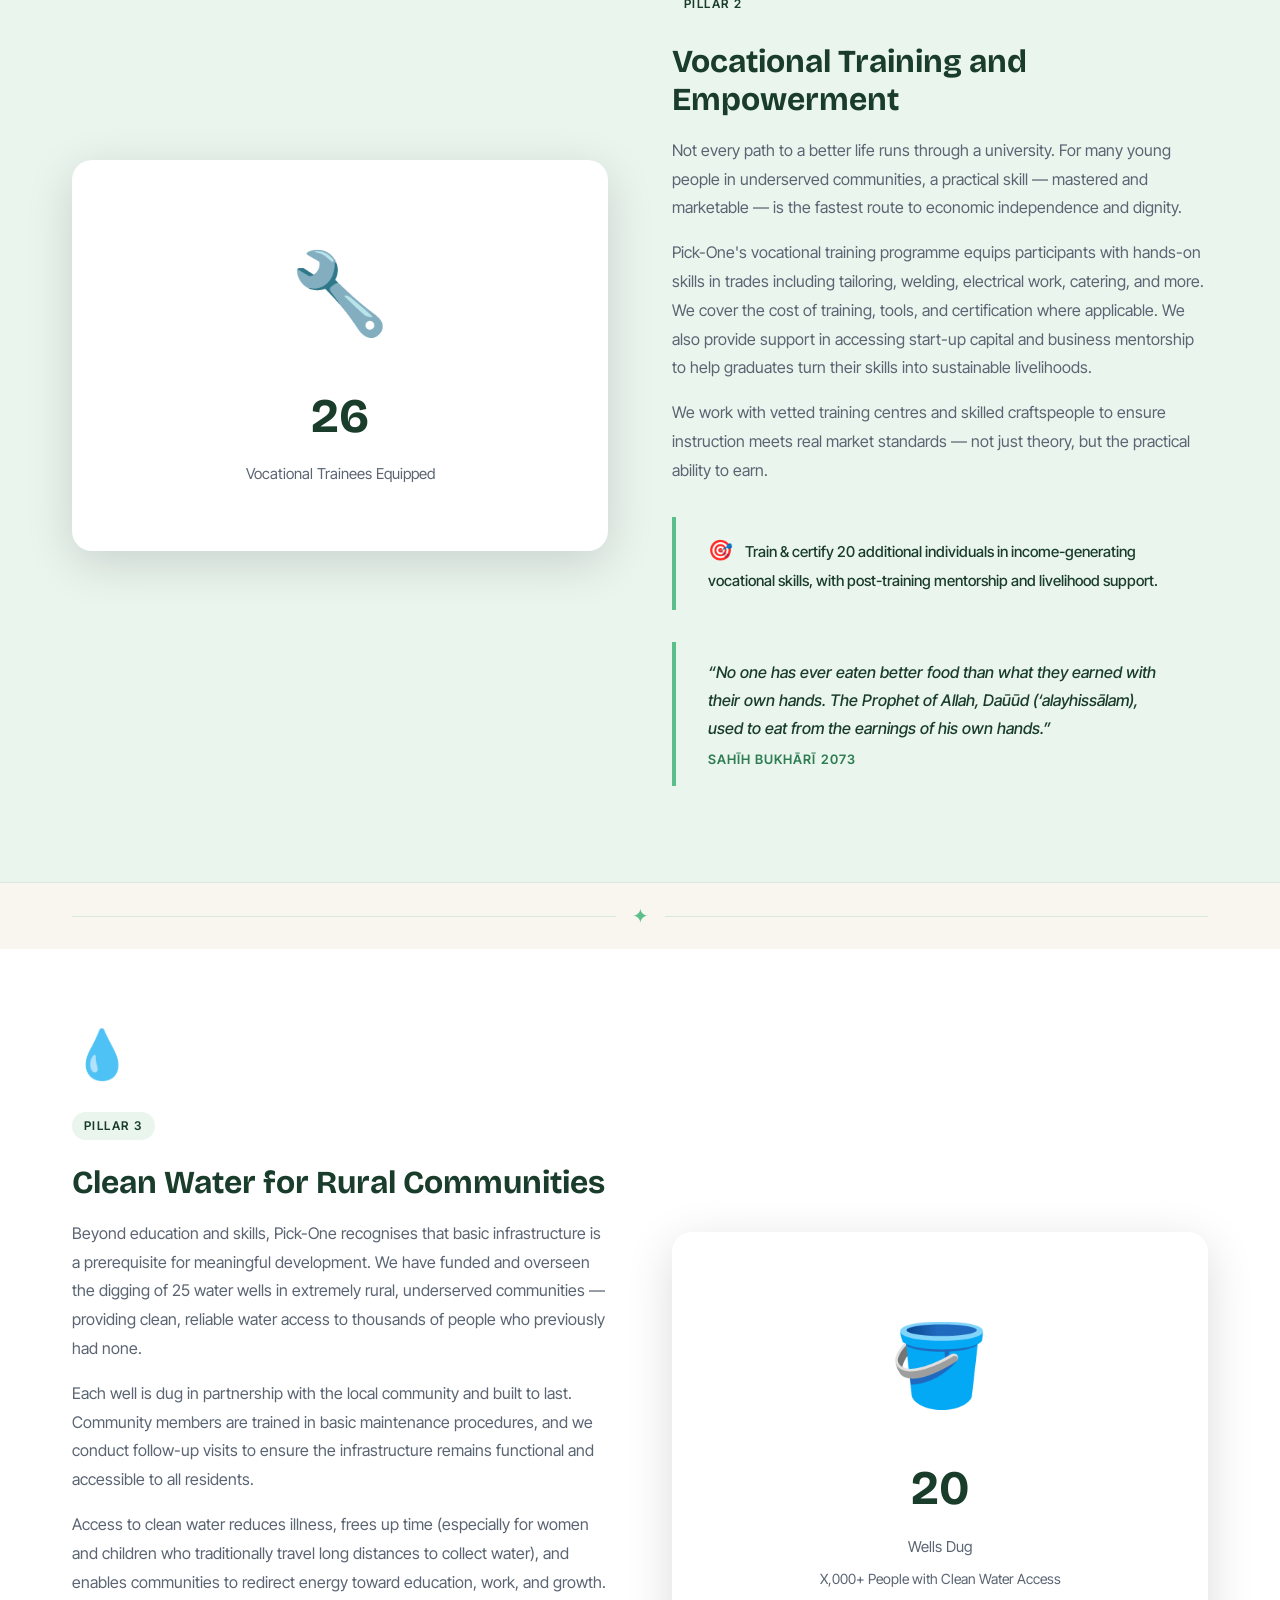
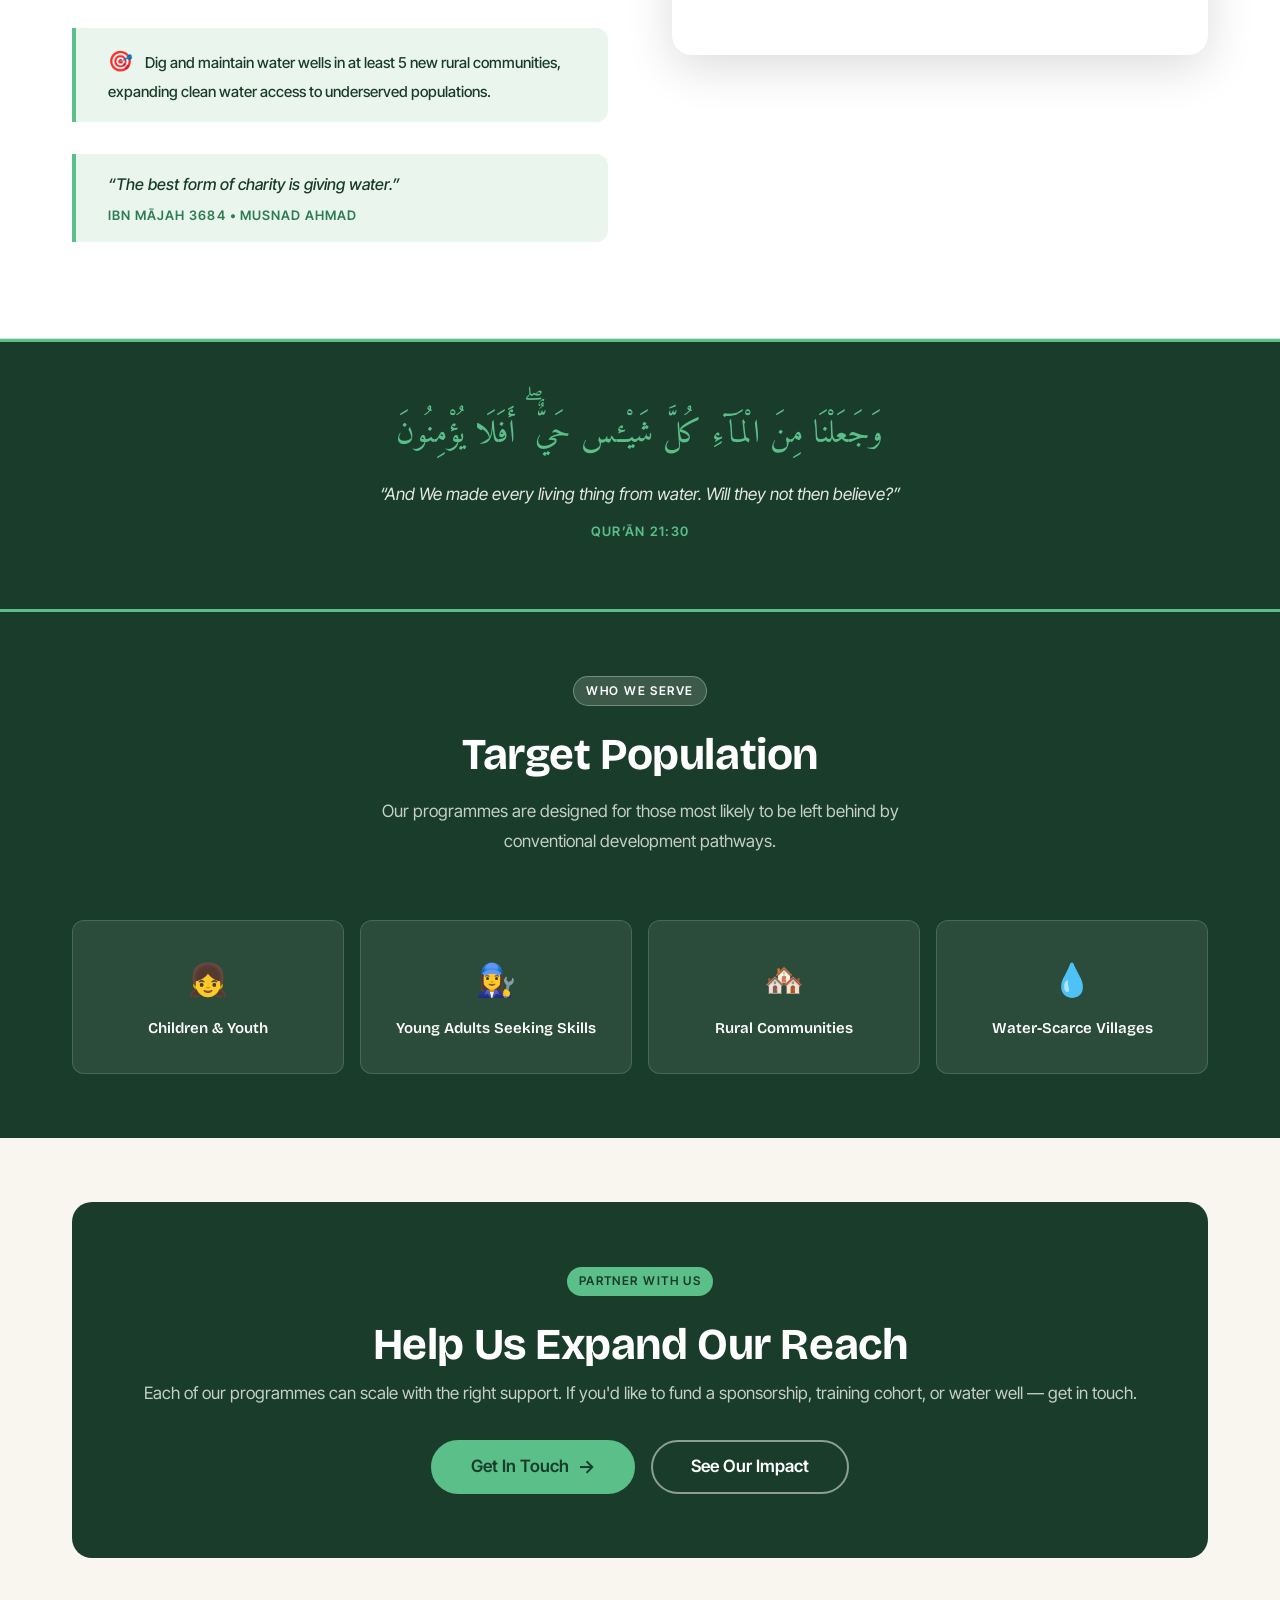
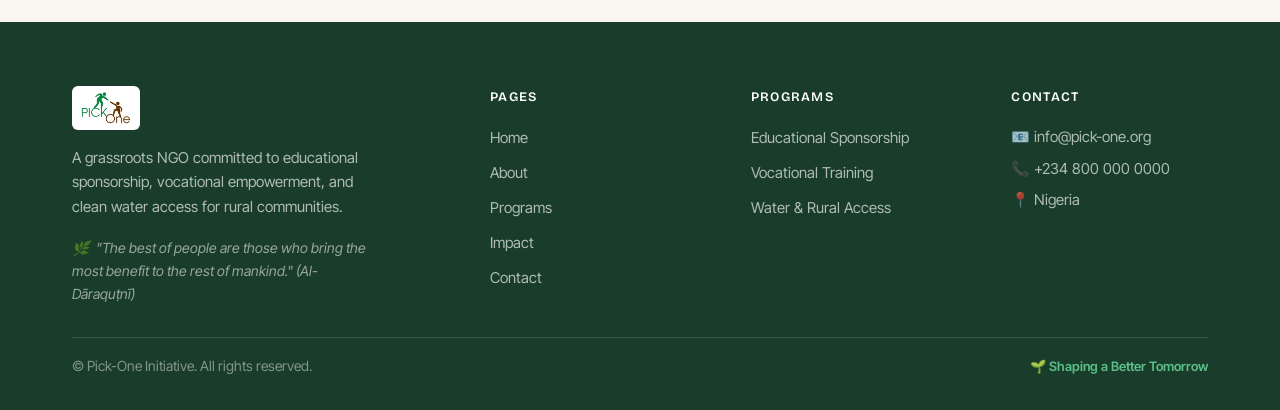
<file: programs.html>
<!DOCTYPE html>
<html lang="en">

<head>
    <meta charset="UTF-8" />
    <meta name="viewport" content="width=device-width, initial-scale=1.0" />
    <title>Our Programs — Pick-One Initiative</title>
    <meta name="description"
        content="Explore Pick-One's three pillars: Educational Sponsorship, Vocational Training, and Water & Rural Access." />

    <!-- Favicon -->
    <link rel="icon" href="assets/images/favicon.svg" type="image/svg+xml" />

    <!-- Open Graph -->
    <meta property="og:type" content="website" />
    <meta property="og:title" content="Our Programs — Pick-One Initiative" />
    <meta property="og:description" content="Explore Pick-One's three pillars: Educational Sponsorship, Vocational Training, and Water &amp; Rural Access." />
    <meta property="og:image" content="assets/images/logo.jpeg" />
    <meta property="og:url" content="https://pick-one.vercel.app/programs" />
    <meta name="twitter:card" content="summary_large_image" />
    <meta name="twitter:title" content="Our Programs — Pick-One Initiative" />
    <meta name="twitter:description" content="Explore Pick-One's three pillars: Educational Sponsorship, Vocational Training, and Water &amp; Rural Access." />

    <link rel="preconnect" href="https://fonts.googleapis.com" />
    <link rel="preconnect" href="https://fonts.gstatic.com" crossorigin />
    <link
        href="https://fonts.googleapis.com/css2?family=Amiri:ital,wght@0,400;0,700;1,400&family=Bricolage+Grotesque:wght@300;400;500;600;700&family=Inter+Tight:wght@300;400;500;600;700&display=swap"
        rel="stylesheet" />

    <link rel="stylesheet" href="assets/css/main.css" />
    <link rel="stylesheet" href="assets/css/layout.css" />
    <link rel="stylesheet" href="assets/css/components.css" />
    <link rel="stylesheet" href="assets/css/pages/programs.css" />
</head>

<body>

    <div id="header-placeholder"></div>

    <main id="main-content">

        <!-- ═══════════════════ PAGE HERO ═══════════════════ -->
        <section class="page-hero" aria-labelledby="programs-heading">
            <div class="container">
                <span class="section-tag is-white">Programs &amp; Initiatives</span>
                <h1 id="programs-heading" class="section-title">Impact You Can Feel</h1>
                <p class="section-text max-w-md mx-auto">
                    From education and skills to clean water — three pillars of
                    work, one unwavering commitment to people-powered progress.
                </p>
            </div>
        </section>

        <!-- ══════════════════════════════════════════════════
         PILLAR 1 — EDUCATIONAL SPONSORSHIP
    ══════════════════════════════════════════════════ -->
        <section id="education" class="pillar-section bg-white section-space" aria-labelledby="edu-heading">
            <div class="container">
                <div class="pillar-layout">

                    <div class="pillar-content reveal">
                        <span class="pillar-icon" aria-hidden="true">📚</span>
                        <span class="section-tag is-dark">Pillar 1</span>
                        <h2 id="edu-heading" class="pillar-heading mt-sm">
                            Educational Sponsorship
                        </h2>
                        <p class="pillar-text">
                            Education is the most powerful equaliser we know. Pick-One
                            identifies children and young adults from low-income households
                            who would otherwise be denied access to quality schooling due to
                            financial constraints — and we remove that barrier entirely.
                        </p>
                        <p class="pillar-text">
                            Our sponsorships cover school fees, uniforms, learning materials,
                            and — where needed — exam fees for secondary and tertiary-level
                            education. We pair each sponsored individual with a mentor, and
                            we track their progress to ensure the support translates into
                            real academic achievement.
                        </p>
                        <p class="pillar-text">
                            We believe education is not just about acquiring qualifications;
                            it is about opening a young person's mind to possibility and
                            giving them the tools to write their own story.
                        </p>

                        <div class="objective-callout">
                            <span class="objective-callout-icon" aria-hidden="true">🎯</span>
                            <span class="objective-callout-text">
                                Sponsor at least 10 additional students into secondary and
                                tertiary education annually, with dedicated mentorship and
                                progress tracking.
                            </span>
                        </div>

                        <div class="hadith-callout mt-lg">
                            <p class="hadith-callout-text">“Whoever travels a path in search of knowledge, Allah will
                                make easy for him a path to Paradise.”</p>
                            <span class="hadith-callout-source">Sahīh Muslim 2699</span>
                        </div>
                    </div>

                    <div class="pillar-visual reveal reveal-delay-2">
                        <div class="pillar-visual-card">
                            <span class="pillar-visual-emoji" aria-hidden="true">📖</span>
                            <span class="pillar-stat-highlight" data-counter data-target="20" data-suffix="+">20+</span>
                            <p class="pillar-stat-label">Individuals Sponsored</p>
                        </div>
                    </div>

                </div>
            </div>
        </section>

        <div class="container">
            <div class="pillar-separator" aria-hidden="true">
                <div class="pillar-separator-line"></div>
                <div class="pillar-separator-icon">✦</div>
                <div class="pillar-separator-line"></div>
            </div>
        </div>

        <!-- ══════════════════════════════════════════════════
         PILLAR 2 — VOCATIONAL TRAINING
    ══════════════════════════════════════════════════ -->
        <section id="vocational" class="pillar-section bg-alt section-space" aria-labelledby="voc-heading">
            <div class="container">
                <div class="pillar-layout reverse">

                    <div class="pillar-content reveal">
                        <span class="pillar-icon" aria-hidden="true">🛠️</span>
                        <span class="section-tag is-dark">Pillar 2</span>
                        <h2 id="voc-heading" class="pillar-heading mt-sm">
                            Vocational Training and Empowerment
                        </h2>
                        <p class="pillar-text">
                            Not every path to a better life runs through a university.
                            For many young people in underserved communities, a practical skill
                            — mastered and marketable — is the fastest route to economic
                            independence and dignity.
                        </p>
                        <p class="pillar-text">
                            Pick-One's vocational training programme equips participants with
                            hands-on skills in trades including tailoring, welding, electrical
                            work, catering, and more. We cover the cost of training, tools,
                            and certification where applicable. We also provide support in
                            accessing start-up capital and business mentorship to help
                            graduates turn their skills into sustainable livelihoods.
                        </p>
                        <p class="pillar-text">
                            We work with vetted training centres and skilled craftspeople to
                            ensure instruction meets real market standards — not just theory,
                            but the practical ability to earn.
                        </p>

                        <div class="objective-callout">
                            <span class="objective-callout-icon" aria-hidden="true">🎯</span>
                            <span class="objective-callout-text">
                                Train &amp; certify 20 additional individuals in income-generating
                                vocational skills, with post-training mentorship and livelihood
                                support.
                            </span>
                        </div>

                        <div class="hadith-callout mt-lg">
                            <p class="hadith-callout-text">“No one has ever eaten better food than what they earned with
                                their own hands. The Prophet of Allah, Daūūd (‘alayhissālam), used to eat from the
                                earnings of his own hands.”</p>
                            <span class="hadith-callout-source">Sahīh Bukhārī 2073</span>
                        </div>
                    </div>

                    <div class="pillar-visual reveal reveal-delay-2">
                        <div class="pillar-visual-card">
                            <span class="pillar-visual-emoji" aria-hidden="true">🔧</span>
                            <span class="pillar-stat-highlight" data-counter data-target="30">30</span>
                            <p class="pillar-stat-label">Vocational Trainees Equipped</p>
                        </div>
                    </div>

                </div>
            </div>
        </section>

        <div class="container">
            <div class="pillar-separator" aria-hidden="true">
                <div class="pillar-separator-line"></div>
                <div class="pillar-separator-icon">✦</div>
                <div class="pillar-separator-line"></div>
            </div>
        </div>

        <!-- ══════════════════════════════════════════════════
         PILLAR 3 — WATER & RURAL ACCESS
    ══════════════════════════════════════════════════ -->
        <section id="water" class="pillar-section bg-white section-space" aria-labelledby="water-heading">
            <div class="container">
                <div class="pillar-layout">

                    <div class="pillar-content reveal">
                        <span class="pillar-icon" aria-hidden="true">💧</span>
                        <span class="section-tag is-dark">Pillar 3</span>
                        <h2 id="water-heading" class="pillar-heading mt-sm">
                            Clean Water for Rural Communities
                        </h2>
                        <p class="pillar-text">
                            Beyond education and skills, Pick-One recognises that basic
                            infrastructure is a prerequisite for meaningful development.
                            We have funded and overseen the digging of 25 water wells in
                            extremely rural, underserved communities — providing clean,
                            reliable water access to thousands of people who previously
                            had none.
                        </p>
                        <p class="pillar-text">
                            Each well is dug in partnership with the local community and
                            built to last. Community members are trained in basic maintenance
                            procedures, and we conduct follow-up visits to ensure the
                            infrastructure remains functional and accessible to all residents.
                        </p>
                        <p class="pillar-text">
                            Access to clean water reduces illness, frees up time (especially
                            for women and children who traditionally travel long distances
                            to collect water), and enables communities to redirect energy
                            toward education, work, and growth.
                        </p>

                        <div class="objective-callout">
                            <span class="objective-callout-icon" aria-hidden="true">🎯</span>
                            <span class="objective-callout-text">
                                Dig and maintain water wells in at least 5 new rural communities,
                                expanding clean water access to underserved populations.
                            </span>
                        </div>

                        <div class="hadith-callout mt-lg">
                            <p class="hadith-callout-text">“The best form of charity is giving water.”</p>
                            <span class="hadith-callout-source">Ibn Mājah 3684 • Musnad Ahmad</span>
                        </div>
                    </div>

                    <div class="pillar-visual reveal reveal-delay-2">
                        <div class="pillar-visual-card">
                            <span class="pillar-visual-emoji" aria-hidden="true">🪣</span>
                            <span class="pillar-stat-highlight" data-counter data-target="25">25</span>
                            <p class="pillar-stat-label">Wells Dug</p>
                            <p class="pillar-stat-sublabel">
                                X,000+ People with Clean Water Access
                            </p>
                        </div>
                    </div>

                </div>
            </div>
        </section>

        <!-- AYĀH BANNER: Water & provision -->
        <section class="ayah-banner" aria-label="Quranic verse on water">
            <div class="container">
                <p class="ayah-arabic">وَجَعَلْنَا مِنَ الْمَآءِ كُلَّ شَيْءس حَيٌّ ۖ أَفَلَا يُؤْمِنُونَ</p>
                <p class="ayah-translation">“And We made every living thing from water. Will they not then believe?”</p>
                <span class="ayah-source">Qurʼān 21:30</span>
            </div>
        </section>

        <!-- ═══════════════════ TARGET POPULATION ═══════════════════ -->
        <section class="target-population" aria-labelledby="target-heading">
            <div class="container">
                <div class="section-header centered reveal">
                    <span class="section-tag is-white">Who We Serve</span>
                    <h2 id="target-heading" class="section-title text-white mt-sm">Target Population</h2>
                    <p class="section-text mt-md text-on-dark">
                        Our programmes are designed for those most likely to be left behind
                        by conventional development pathways.
                    </p>
                </div>

                <div class="target-groups">
                    <div class="target-group-item reveal reveal-delay-1">
                        <span class="target-group-icon" aria-hidden="true">👧</span>
                        <div class="target-group-label">Children &amp; Youth</div>
                    </div>
                    <div class="target-group-item reveal reveal-delay-2">
                        <span class="target-group-icon" aria-hidden="true">👩‍🔧</span>
                        <div class="target-group-label">Young Adults Seeking Skills</div>
                    </div>
                    <div class="target-group-item reveal reveal-delay-3">
                        <span class="target-group-icon" aria-hidden="true">🏘️</span>
                        <div class="target-group-label">Rural Communities</div>
                    </div>
                    <div class="target-group-item reveal reveal-delay-4">
                        <span class="target-group-icon" aria-hidden="true">💧</span>
                        <div class="target-group-label">Water-Scarce Villages</div>
                    </div>
                </div>
            </div>
        </section>

        <!-- ═══════════════════ CTA ═══════════════════ -->
        <section class="section-space bg-default" aria-label="Support our programs">
            <div class="container">
                <div class="cta-banner reveal">
                    <span class="section-tag is-green">Partner With Us</span>
                    <h2 class="section-title mt-sm">Help Us Expand Our Reach</h2>
                    <p class="section-text mt-sm">
                        Each of our programmes can scale with the right support.
                        If you'd like to fund a sponsorship, training cohort, or
                        water well — get in touch.
                    </p>
                    <div class="btn-group">
                        <a href="contact.html" class="btn btn-primary btn-lg">
                            Get In Touch <span class="btn-arrow" aria-hidden="true">→</span>
                        </a>
                        <a href="impact.html" class="btn btn-outline-white btn-lg">
                            See Our Impact
                        </a>
                    </div>
                </div>
            </div>
        </section>

    </main>

    <div id="footer-placeholder"></div>

    <script src="assets/js/main.js"></script>
    <script src="assets/js/animations.js"></script>
    <script src="assets/js/components.js"></script>
    <script src="assets/js/pages/programs.js"></script>
</body>

</html>
</file>
<file: assets/css/main.css>
/* ============================================================
   main.css — Global styles: reset, variables, typography, utilities
   Pick-One Initiative
   ============================================================ */

/* 1. CSS CUSTOM PROPERTIES (Design Tokens)
   ============================================================ */
:root {
  /* Colours */
  --color-primary: #1a3d2b; /* deep forest green */
  --color-secondary: #2e7d52; /* mid green */
  --color-accent: #5bbf8a; /* bright mint */
  --color-text: #1c1c1c; /* near-black body */
  --color-text-muted: #5a6472; /* muted grey */
  --color-bg: #f9f6f0; /* warm off-white */
  --color-white: #ffffff;
  --color-mint-bg: #eaf5ee; /* mint section bg */
  --color-green-bg: #1a3d2b; /* dark green section bg */
  --color-border: #d8e8de; /* subtle border */

  /* Typography */
  --font-heading: "Bricolage Grotesque", sans-serif;
  --font-body: "Inter Tight", sans-serif;

  /* Spacing */
  --spacing-xs: 0.25rem;
  --spacing-sm: 0.5rem;
  --spacing-md: 1rem;
  --spacing-lg: 2rem;
  --spacing-xl: 4rem;
  --spacing-2xl: 6rem;

  /* Shape */
  --border-radius: 0.75rem;
  --border-radius-sm: 0.375rem;
  --border-radius-lg: 1.25rem;
  --border-radius-pill: 9999px;

  /* Effects */
  --shadow: 0 4px 24px rgba(0, 0, 0, 0.08);
  --shadow-lg: 0 12px 48px rgba(0, 0, 0, 0.14);
  --transition: all 0.3s ease;
}

/* 2. RESET & BASE
   ============================================================ */
*,
*::before,
*::after {
  box-sizing: border-box;
  margin: 0;
  padding: 0;
}

html {
  scroll-behavior: smooth;
  font-size: 16px;
}

body {
  font-family: var(--font-body);
  font-size: 1rem;
  line-height: 1.7;
  color: var(--color-text);
  background-color: var(--color-bg);
  -webkit-font-smoothing: antialiased;
  overflow-x: hidden;
}

img,
video {
  max-width: 100%;
  height: auto;
  display: block;
}

a {
  color: inherit;
  text-decoration: none;
  transition: var(--transition);
}

ul,
ol {
  list-style: none;
}

input,
textarea,
button,
select {
  font-family: inherit;
  font-size: inherit;
}

/* 3. TYPOGRAPHY SCALE
   ============================================================ */
h1,
h2,
h3,
h4,
h5,
h6 {
  font-family: var(--font-heading);
  font-weight: 700;
  line-height: 1.2;
  color: var(--color-text);
}

.display-title {
  font-family: var(--font-heading);
  font-size: clamp(2.5rem, 5vw, 4rem);
  font-weight: 700;
  line-height: 1.1;
  letter-spacing: -0.02em;
}

.section-title {
  font-family: var(--font-heading);
  font-size: clamp(1.75rem, 3.5vw, 2.75rem);
  font-weight: 700;
  line-height: 1.15;
  letter-spacing: -0.01em;
}

.section-text {
  font-size: 1.0625rem;
  line-height: 1.75;
  color: var(--color-text-muted);
}

.section-tag {
  display: inline-block;
  font-family: var(--font-body);
  font-size: 0.75rem;
  font-weight: 600;
  text-transform: uppercase;
  letter-spacing: 0.12em;
  padding: 0.35em 1em;
  border-radius: var(--border-radius-pill);
  margin-bottom: var(--spacing-md);
}

.section-tag.is-dark {
  background-color: var(--color-mint-bg);
  color: var(--color-primary);
}

.section-tag.is-white {
  background-color: rgba(255, 255, 255, 0.15);
  color: var(--color-white);
  border: 1px solid rgba(255, 255, 255, 0.3);
}

.section-tag.is-green {
  background-color: var(--color-accent);
  color: var(--color-primary);
}

/* 4. LAYOUT UTILITIES
   ============================================================ */
.container {
  width: 100%;
  max-width: 1200px;
  margin-inline: auto;
  padding-inline: var(--spacing-lg);
}

.container-narrow {
  width: 100%;
  max-width: 800px;
  margin-inline: auto;
  padding-inline: var(--spacing-lg);
}

.section-space {
  padding-block: var(--spacing-xl);
}

.section-space-lg {
  padding-block: var(--spacing-2xl);
}

.section-space-top {
  padding-top: var(--spacing-xl);
}

.text-center {
  text-align: center;
}
.text-white {
  color: var(--color-white);
}
.text-primary {
  color: var(--color-primary);
}
.text-muted {
  color: var(--color-text-muted);
}
.text-on-dark {
  color: rgba(255, 255, 255, 0.75);
}

.flex {
  display: flex;
}
.flex-center {
  display: flex;
  align-items: center;
  justify-content: center;
}
.flex-between {
  display: flex;
  align-items: center;
  justify-content: space-between;
}
.flex-col {
  flex-direction: column;
}
.gap-sm {
  gap: var(--spacing-sm);
}
.gap-md {
  gap: var(--spacing-md);
}
.gap-lg {
  gap: var(--spacing-lg);
}

.grid-2 {
  display: grid;
  grid-template-columns: repeat(2, 1fr);
  gap: var(--spacing-lg);
}

.grid-3 {
  display: grid;
  grid-template-columns: repeat(3, 1fr);
  gap: var(--spacing-lg);
}

.grid-auto {
  display: grid;
  grid-template-columns: repeat(auto-fit, minmax(280px, 1fr));
  gap: var(--spacing-lg);
}

.mt-sm {
  margin-top: var(--spacing-sm);
}
.mt-md {
  margin-top: var(--spacing-md);
}
.mt-lg {
  margin-top: var(--spacing-lg);
}
.mt-xl {
  margin-top: var(--spacing-xl);
}
.mb-md {
  margin-bottom: var(--spacing-md);
}
.mb-lg {
  margin-bottom: var(--spacing-lg);
}

.mx-auto {
  margin-inline: auto;
}
.max-w-md {
  max-width: 560px;
}
.max-w-lg {
  max-width: 720px;
}

/* 5. SECTION BACKGROUNDS
   ============================================================ */
.bg-white {
  background-color: var(--color-white);
}
.bg-default {
  background-color: var(--color-bg);
}
.bg-mint {
  background-color: var(--color-mint-bg);
}
.bg-green {
  background-color: var(--color-green-bg);
}

/* 6. SCROLL REVEAL ANIMATION
   ============================================================ */
.reveal {
  opacity: 0;
  transform: translateY(28px);
  transition:
    opacity 0.6s ease,
    transform 0.6s ease;
}

.reveal.visible {
  opacity: 1;
  transform: translateY(0);
}

.reveal-delay-1 {
  transition-delay: 0.1s;
}
.reveal-delay-2 {
  transition-delay: 0.2s;
}
.reveal-delay-3 {
  transition-delay: 0.3s;
}
.reveal-delay-4 {
  transition-delay: 0.4s;
}

/* 7. PAGE HERO BANNER (shared across inner pages)
   ============================================================ */
.page-hero {
  background-color: var(--color-green-bg);
  padding: calc(var(--spacing-xl) + 4rem) var(--spacing-lg) var(--spacing-xl);
  text-align: center;
}

.page-hero .section-title {
  color: var(--color-white);
  margin-top: var(--spacing-sm);
}

.page-hero .section-text {
  color: rgba(255, 255, 255, 0.75);
  margin-top: var(--spacing-md);
}

/* 8. DIVIDER
   ============================================================ */
.divider {
  width: 100%;
  height: 1px;
  background-color: var(--color-border);
  margin-block: var(--spacing-lg);
}

.divider-green {
  width: 60px;
  height: 3px;
  background-color: var(--color-accent);
  border-radius: var(--border-radius-pill);
  margin-block: var(--spacing-md);
}

/* 9. RESPONSIVE BREAKPOINTS
   ============================================================ */
@media (max-width: 1024px) {
  .grid-3 {
    grid-template-columns: repeat(2, 1fr);
  }
  .grid-2 {
    grid-template-columns: 1fr;
  }
}

@media (max-width: 768px) {
  :root {
    --spacing-xl: 3rem;
    --spacing-2xl: 4rem;
  }

  .grid-3,
  .grid-2,
  .grid-auto {
    grid-template-columns: 1fr;
  }

  .container {
    padding-inline: var(--spacing-md);
  }
}
</file>
<file: assets/css/layout.css>
/* ============================================================
   layout.css — Header, footer, nav, grid wrappers
   Pick-One Initiative
   ============================================================ */

/* 1. HEADER
   ============================================================ */
.site-header {
  position: fixed;
  top: 0;
  left: 0;
  right: 0;
  z-index: 1000;
  height: 72px;
  display: flex;
  align-items: center;
  background-color: transparent;
  transition: background-color 0.35s ease, box-shadow 0.35s ease;
}

.site-header.scrolled {
  background-color: var(--color-primary);
  box-shadow: 0 2px 20px rgba(0, 0, 0, 0.2);
}

.site-header .container {
  display: flex;
  align-items: center;
  justify-content: space-between;
  height: 100%;
}

/* Logo */
.nav-logo {
  display: flex;
  align-items: center;
  text-decoration: none;
  flex-shrink: 0;
}

.nav-logo-img {
  height: 44px;
  width: auto;
  max-width: 140px;
  object-fit: contain;
  /* White background logo on dark header */
  background-color: var(--color-white);
  border-radius: var(--border-radius-sm);
  padding: 3px 6px;
  display: block;
  transition: opacity 0.3s ease;
}

.nav-logo:hover .nav-logo-img {
  opacity: 0.9;
}

.footer-logo-img {
  margin-bottom: var(--spacing-md);
}

/* Nav links */
.nav-links {
  display: flex;
  align-items: center;
  gap: var(--spacing-md);
  list-style: none;
}

.nav-links a {
  font-size: 0.9375rem;
  font-weight: 500;
  color: rgba(255, 255, 255, 0.85);
  padding: 0.35em 0.6em;
  border-radius: var(--border-radius-sm);
  transition: var(--transition);
  white-space: nowrap;
}

.nav-links a:hover,
.nav-links a.active {
  color: var(--color-white);
  background-color: rgba(255, 255, 255, 0.1);
}

/* Donate button in desktop nav */
.nav-donate-btn {
  margin-left: 0.5rem;
  padding: 0.5em 1.25em;
}

/* Donate link in mobile nav */
.nav-donate-mobile {
  color: var(--color-accent) !important;
  font-weight: 700;
}

/* CTA button in nav */
.nav-cta {
  font-size: 0.875rem;
  font-weight: 600;
  padding: 0.55em 1.25em;
  background-color: var(--color-accent);
  color: var(--color-primary);
  border-radius: var(--border-radius-pill);
  transition: var(--transition);
}

.nav-cta:hover {
  background-color: var(--color-white);
  color: var(--color-primary);
}

/* Hamburger button */
.nav-hamburger {
  display: none;
  flex-direction: column;
  justify-content: center;
  gap: 5px;
  width: 36px;
  height: 36px;
  background: none;
  border: none;
  cursor: pointer;
  padding: 4px;
  border-radius: var(--border-radius-sm);
  transition: var(--transition);
}

.nav-hamburger:hover {
  background-color: rgba(255, 255, 255, 0.1);
}

.nav-hamburger span {
  display: block;
  width: 100%;
  height: 2px;
  background-color: var(--color-white);
  border-radius: 2px;
  transition: transform 0.3s ease, opacity 0.3s ease;
}

.nav-hamburger.open span:nth-child(1) {
  transform: translateY(7px) rotate(45deg);
}

.nav-hamburger.open span:nth-child(2) {
  opacity: 0;
}

.nav-hamburger.open span:nth-child(3) {
  transform: translateY(-7px) rotate(-45deg);
}

/* Mobile nav */
.nav-mobile {
  display: none;
  position: fixed;
  top: 72px;
  left: 0;
  right: 0;
  background-color: var(--color-primary);
  padding: var(--spacing-md) var(--spacing-lg) var(--spacing-lg);
  box-shadow: 0 8px 32px rgba(0, 0, 0, 0.25);
  z-index: 999;
  transform: translateY(-10px);
  opacity: 0;
  transition: transform 0.3s ease, opacity 0.3s ease;
  pointer-events: none;
}

.nav-mobile.open {
  display: flex;
  flex-direction: column;
  gap: var(--spacing-xs);
  transform: translateY(0);
  opacity: 1;
  pointer-events: all;
}

.nav-mobile a {
  font-size: 1rem;
  font-weight: 500;
  color: rgba(255, 255, 255, 0.85);
  padding: 0.7em 0.5em;
  border-bottom: 1px solid rgba(255, 255, 255, 0.1);
  transition: var(--transition);
}

.nav-mobile a:last-child {
  border-bottom: none;
}

.nav-mobile a:hover,
.nav-mobile a.active {
  color: var(--color-accent);
}

/* 2. FOOTER
   ============================================================ */
.site-footer {
  background-color: var(--color-primary);
  color: rgba(255, 255, 255, 0.75);
  padding-block: var(--spacing-xl) var(--spacing-lg);
}

.footer-grid {
  display: grid;
  grid-template-columns: 1.8fr 1fr 1fr 1fr;
  gap: var(--spacing-xl);
  padding-bottom: var(--spacing-lg);
  border-bottom: 1px solid rgba(255, 255, 255, 0.12);
}

.footer-brand .nav-logo {
  display: block;
  margin-bottom: var(--spacing-md);
  font-size: 1.5rem;
}

.footer-tagline {
  font-size: 0.9375rem;
  line-height: 1.65;
  color: rgba(255, 255, 255, 0.65);
  max-width: 300px;
}

.footer-col-title {
  font-family: var(--font-heading);
  font-size: 0.8125rem;
  font-weight: 600;
  text-transform: uppercase;
  letter-spacing: 0.1em;
  color: var(--color-white);
  margin-bottom: var(--spacing-md);
}

.footer-links {
  display: flex;
  flex-direction: column;
  gap: 0.5rem;
}

.footer-links a {
  font-size: 0.9375rem;
  color: rgba(255, 255, 255, 0.65);
  transition: var(--transition);
}

.footer-links a:hover {
  color: var(--color-accent);
}

.footer-contact-item {
  font-size: 0.9375rem;
  color: rgba(255, 255, 255, 0.65);
  margin-bottom: 0.4rem;
}

.footer-bottom {
  display: flex;
  align-items: center;
  justify-content: space-between;
  flex-wrap: wrap;
  gap: var(--spacing-sm);
  padding-top: var(--spacing-md);
}

.footer-copy {
  font-size: 0.875rem;
  color: rgba(255, 255, 255, 0.45);
}

.footer-badge {
  font-size: 0.8125rem;
  color: var(--color-accent);
  font-weight: 600;
}

/* 3. SECTION WRAPPERS
   ============================================================ */
.section-header {
  margin-bottom: var(--spacing-xl);
}

.section-header.centered {
  text-align: center;
}

.section-header .section-text {
  margin-top: var(--spacing-md);
}

.section-header.centered .section-text {
  max-width: 560px;
  margin-inline: auto;
}

/* 4. TWO-COLUMN CONTENT LAYOUT
   ============================================================ */
.content-split {
  display: grid;
  grid-template-columns: 1fr 1fr;
  gap: var(--spacing-xl);
  align-items: center;
}

.content-split.reverse {
  direction: rtl;
}

.content-split.reverse > * {
  direction: ltr;
}

/* 5. RESPONSIVE FOOTER & HEADER
   ============================================================ */
@media (max-width: 1024px) {
  .footer-grid {
    grid-template-columns: 1fr 1fr;
    gap: var(--spacing-lg);
  }

  .footer-brand {
    grid-column: span 2;
  }
}

@media (max-width: 768px) {
  .nav-links,
  .nav-cta {
    display: none;
  }

  .nav-hamburger {
    display: flex;
  }

  .footer-grid {
    grid-template-columns: 1fr;
    gap: var(--spacing-lg);
  }

  .footer-brand {
    grid-column: auto;
  }

  .footer-bottom {
    flex-direction: column;
    text-align: center;
  }

  .content-split {
    grid-template-columns: 1fr;
  }

  .content-split.reverse {
    direction: ltr;
  }
}
</file>
<file: assets/css/components.css>
/* ============================================================
   components.css — Buttons, cards, stat blocks, forms, placeholders
   Pick-One Initiative
   ============================================================ */

/* 1. BUTTONS
   ============================================================ */
.btn {
  display: inline-flex;
  align-items: center;
  gap: 0.5em;
  font-family: var(--font-body);
  font-size: 0.9375rem;
  font-weight: 600;
  padding: 0.75em 1.75em;
  border-radius: var(--border-radius-pill);
  border: 2px solid transparent;
  cursor: pointer;
  transition: var(--transition);
  text-decoration: none;
  white-space: nowrap;
  line-height: 1;
}

.btn:focus-visible {
  outline: 3px solid var(--color-accent);
  outline-offset: 3px;
}

.btn-primary {
  background-color: var(--color-accent);
  color: var(--color-primary);
  border-color: var(--color-accent);
}

.btn-primary:hover {
  background-color: var(--color-white);
  color: var(--color-primary);
  border-color: var(--color-white);
  transform: translateY(-2px);
  box-shadow: 0 6px 20px rgba(0, 0, 0, 0.15);
}

.btn-secondary {
  background-color: var(--color-primary);
  color: var(--color-white);
  border-color: var(--color-primary);
}

.btn-secondary:hover {
  background-color: var(--color-secondary);
  border-color: var(--color-secondary);
  transform: translateY(-2px);
  box-shadow: 0 6px 20px rgba(0, 0, 0, 0.2);
}

.btn-outline {
  background-color: transparent;
  color: var(--color-primary);
  border-color: var(--color-primary);
}

.btn-outline:hover {
  background-color: var(--color-primary);
  color: var(--color-white);
  transform: translateY(-2px);
}

.btn-outline-white {
  background-color: transparent;
  color: var(--color-white);
  border-color: rgba(255, 255, 255, 0.5);
}

.btn-outline-white:hover {
  background-color: var(--color-white);
  color: var(--color-primary);
  border-color: var(--color-white);
}

.btn-donate {
  background-color: #f7b733; /* Golden yellow for urgency and contrast */
  color: var(--color-text);
  border: 2px solid #f7b733;
  font-weight: 700;
  box-shadow: 0 4px 14px rgba(247, 183, 51, 0.4);
}

.btn-donate:hover {
  background-color: #fc9d03;
  border-color: #fc9d03;
  transform: translateY(-2px);
  box-shadow: 0 6px 20px rgba(252, 157, 3, 0.5);
  color: var(--color-text);
}

.btn-donate:active {
  transform: translateY(0);
}

.btn-sm {
  font-size: 0.8125rem;
  padding: 0.55em 1.25em;
}

.btn-lg {
  font-size: 1.0625rem;
  padding: 0.9em 2.25em;
}

/* Arrow icon on buttons */
.btn-arrow {
  font-size: 1.1em;
  transition: transform 0.3s ease;
}

.btn:hover .btn-arrow {
  transform: translateX(4px);
}

/* 2. PROGRAM CARDS
   ============================================================ */
.program-card {
  background-color: var(--color-white);
  border-radius: var(--border-radius-lg);
  overflow: hidden;
  box-shadow: var(--shadow);
  transition: transform 0.3s ease, box-shadow 0.3s ease;
  display: flex;
  flex-direction: column;
}

.program-card:hover {
  transform: translateY(-6px);
  box-shadow: var(--shadow-lg);
}

.program-card-icon {
  font-size: 2.5rem;
  background-color: var(--color-mint-bg);
  width: 80px;
  height: 80px;
  border-radius: var(--border-radius);
  display: flex;
  align-items: center;
  justify-content: center;
  margin-bottom: var(--spacing-md);
}

.program-card-body {
  padding: var(--spacing-lg);
  flex: 1;
  display: flex;
  flex-direction: column;
}

.program-card-title {
  font-family: var(--font-heading);
  font-size: 1.25rem;
  font-weight: 700;
  color: var(--color-primary);
  margin-bottom: var(--spacing-sm);
}

.program-card-text {
  font-size: 0.9375rem;
  color: var(--color-text-muted);
  line-height: 1.7;
  flex: 1;
}

.program-card-footer {
  margin-top: var(--spacing-md);
  padding-top: var(--spacing-md);
  border-top: 1px solid var(--color-border);
}

/* 3. STAT BLOCKS
   ============================================================ */
.stat-block {
  text-align: center;
  padding: var(--spacing-lg);
}

.stat-number {
  font-family: var(--font-heading);
  font-size: clamp(2.5rem, 5vw, 3.75rem);
  font-weight: 700;
  color: var(--color-primary);
  line-height: 1;
  display: block;
}

.stat-number.text-white-num {
  color: var(--color-white);
}

.stat-label {
  font-family: var(--font-heading);
  font-size: 1rem;
  font-weight: 600;
  color: var(--color-text);
  margin-top: 0.35rem;
  display: block;
}

.stat-sublabel {
  font-size: 0.8125rem;
  color: var(--color-text-muted);
  margin-top: 0.2rem;
  display: block;
}

.stat-block.on-dark .stat-number,
.stat-block.on-dark .stat-label {
  color: var(--color-white);
}

.stat-block.on-dark .stat-sublabel {
  color: rgba(255, 255, 255, 0.65);
}

/* Stat row with separators */
.stat-row {
  display: grid;
  grid-template-columns: repeat(3, 1fr);
  gap: 0;
}

.stat-row .stat-block {
  border-right: 1px solid var(--color-border);
}

.stat-row .stat-block:last-child {
  border-right: none;
}

/* 4. STORY CARDS
   ============================================================ */
.story-card {
  background-color: var(--color-white);
  border-radius: var(--border-radius-lg);
  overflow: hidden;
  box-shadow: var(--shadow);
  transition: transform 0.3s ease, box-shadow 0.3s ease;
}

.story-card:hover {
  transform: translateY(-4px);
  box-shadow: var(--shadow-lg);
}

.story-card-image {
  width: 100%;
  aspect-ratio: 4 / 3;
  object-fit: cover;
  background-color: var(--color-border);
}

.story-card-body {
  padding: var(--spacing-lg);
}

.story-card-tag {
  font-size: 0.75rem;
  font-weight: 600;
  text-transform: uppercase;
  letter-spacing: 0.1em;
  color: var(--color-secondary);
  margin-bottom: var(--spacing-sm);
}

.story-card-title {
  font-family: var(--font-heading);
  font-size: 1.125rem;
  font-weight: 700;
  color: var(--color-primary);
  margin-bottom: var(--spacing-sm);
}

.story-card-excerpt {
  font-size: 0.9375rem;
  color: var(--color-text-muted);
  line-height: 1.65;
}

/* 5. PHOTO PLACEHOLDERS
   ============================================================ */
.photo-placeholder {
  background-color: var(--color-mint-bg);
  border: 2px dashed var(--color-border);
  border-radius: var(--border-radius-lg);
  aspect-ratio: 16 / 9;
  display: flex;
  flex-direction: column;
  align-items: center;
  justify-content: center;
  gap: var(--spacing-sm);
  text-align: center;
  padding: var(--spacing-lg);
  transition: border-color 0.3s ease, background-color 0.3s ease;
}

.photo-placeholder:hover {
  border-color: var(--color-accent);
  background-color: #ddf0e7;
}

.photo-placeholder-icon {
  font-size: 2.5rem;
  line-height: 1;
}

.photo-placeholder-label {
  font-family: var(--font-heading);
  font-size: 0.9375rem;
  font-weight: 600;
  color: var(--color-primary);
}

.photo-placeholder-note {
  font-size: 0.8125rem;
  color: var(--color-text-muted);
}

/* 6. FORMS
   ============================================================ */
.form-group {
  display: flex;
  flex-direction: column;
  gap: 0.4rem;
}

.form-label {
  font-size: 0.875rem;
  font-weight: 600;
  color: var(--color-text);
}

.form-input,
.form-textarea,
.form-select {
  width: 100%;
  padding: 0.85em 1.1em;
  border: 1.5px solid var(--color-border);
  border-radius: var(--border-radius);
  background-color: var(--color-white);
  color: var(--color-text);
  font-size: 0.9375rem;
  transition: border-color 0.25s ease, box-shadow 0.25s ease;
}

.form-input:focus,
.form-textarea:focus {
  outline: none;
  border-color: var(--color-secondary);
  box-shadow: 0 0 0 3px rgba(91, 191, 138, 0.2);
}

.form-input.error,
.form-textarea.error {
  border-color: #d94040;
  box-shadow: 0 0 0 3px rgba(217, 64, 64, 0.15);
}

.form-textarea {
  resize: vertical;
  min-height: 130px;
}

.form-error {
  font-size: 0.8rem;
  color: #d94040;
  font-weight: 500;
}

/* 7. BADGE / TAG COMPONENTS
   ============================================================ */
.badge {
  display: inline-block;
  font-size: 0.75rem;
  font-weight: 600;
  padding: 0.25em 0.75em;
  border-radius: var(--border-radius-pill);
}

.badge-green {
  background-color: var(--color-mint-bg);
  color: var(--color-secondary);
}

.badge-primary {
  background-color: var(--color-primary);
  color: var(--color-white);
}

/* 8. ICON CIRCLES
   ============================================================ */
.icon-circle {
  width: 56px;
  height: 56px;
  border-radius: 50%;
  display: flex;
  align-items: center;
  justify-content: center;
  font-size: 1.5rem;
  flex-shrink: 0;
}

.icon-circle-green {
  background-color: var(--color-mint-bg);
  color: var(--color-primary);
}

.icon-circle-white {
  background-color: rgba(255, 255, 255, 0.15);
  color: var(--color-white);
}

/* 9. CTA BANNER
   ============================================================ */
.cta-banner {
  background-color: var(--color-primary);
  border-radius: var(--border-radius-lg);
  padding: var(--spacing-xl) var(--spacing-lg);
  text-align: center;
}

.cta-banner .section-title {
  color: var(--color-white);
}

.cta-banner .section-text {
  color: rgba(255, 255, 255, 0.75);
  margin-top: var(--spacing-sm);
}

.cta-banner .btn-group {
  display: flex;
  gap: var(--spacing-md);
  justify-content: center;
  flex-wrap: wrap;
  margin-top: var(--spacing-lg);
}

/* 10. SUCCESS MESSAGE
    ============================================================ */
.form-success {
  display: none;
  background-color: var(--color-mint-bg);
  border: 1px solid var(--color-accent);
  border-radius: var(--border-radius);
  padding: var(--spacing-md) var(--spacing-lg);
  color: var(--color-primary);
  font-weight: 600;
  text-align: center;
  margin-top: var(--spacing-md);
}

.form-success.visible {
  display: block;
}

/* 11. OBJECTIVE LIST
    ============================================================ */
.objective-list {
  display: flex;
  flex-direction: column;
  gap: var(--spacing-md);
}

.objective-item {
  display: flex;
  gap: var(--spacing-md);
  align-items: flex-start;
  padding: var(--spacing-md);
  background-color: var(--color-white);
  border-radius: var(--border-radius);
  box-shadow: var(--shadow);
}

.objective-item-check {
  font-size: 1.25rem;
  flex-shrink: 0;
  margin-top: 2px;
}

.objective-item-text {
  font-size: 0.9375rem;
  color: var(--color-text);
  line-height: 1.65;
}

/* 11. VIDEO BACKGROUNDS & CAROUSEL
    ============================================================ */

/* Video Backgrounds */
.video-bg-container {
  position: relative;
  overflow: hidden;
  z-index: 1; /* Keep content above video */
}

.video-bg-container::before {
  content: '';
  position: absolute;
  top: 0; left: 0; right: 0; bottom: 0;
  /* Add an overlay so text remains readable over the video */
  background: rgba(26, 61, 43, 0.75); 
  z-index: -1;
}

.video-bg {
  position: absolute;
  top: 50%;
  left: 50%;
  min-width: 100%;
  min-height: 100%;
  width: auto;
  height: auto;
  transform: translateX(-50%) translateY(-50%);
  z-index: -2;
  object-fit: cover;
}

/* Hero overlay pattern (opacity belongs in CSS, not inline style) */
.hero-bg-pattern {
  opacity: 0.35;
}

/* Partner Carousel */
.partner-carousel-section {
  background-color: var(--color-bg);
  padding: var(--spacing-lg) 0;
  border-top: 1px solid rgba(0, 0, 0, 0.05);
  border-bottom: 1px solid rgba(0, 0, 0, 0.05);
  overflow: hidden;
  position: relative;
}

.partner-carousel-track {
  display: flex;
  align-items: center;
  gap: var(--spacing-xl);
  width: max-content;
  animation: scrollCarousel 30s linear infinite;
}

.partner-carousel-track:hover {
  animation-play-state: paused;
}

.partner-logo {
  height: 48px;
  width: auto;
  opacity: 0.6;
  filter: grayscale(100%);
  transition: var(--transition);
}

.partner-logo:hover {
  opacity: 1;
  filter: grayscale(0%);
}

@keyframes scrollCarousel {
  0% { transform: translateX(0); }
  100% { transform: translateX(-50%); } /* Scrolls half the track (which we will duplicate) */
}

/* 12. ISLAMIC QUOTE / AYAH / HADITH BLOCKS
    ============================================================ */

/* Full-width ayah banner */
.ayah-banner {
  background-color: var(--color-green-bg);
  border-top: 3px solid var(--color-accent);
  border-bottom: 3px solid var(--color-accent);
  padding: var(--spacing-xl) var(--spacing-lg);
  text-align: center;
}

.ayah-arabic {
  font-family: 'Amiri', 'Scheherazade New', serif;
  font-size: clamp(1.4rem, 3vw, 2rem);
  direction: rtl;
  color: var(--color-accent);
  line-height: 1.8;
  letter-spacing: 0.02em;
  margin-bottom: var(--spacing-md);
}

/* Smaller size for inline prose-style Hadith quotes */
.ayah-arabic--sm {
  font-size: 1.25rem;
  direction: ltr;
}

.ayah-translation {
  font-family: var(--font-body);
  font-style: italic;
  font-size: 1.0625rem;
  color: rgba(255, 255, 255, 0.88);
  max-width: 680px;
  margin-inline: auto;
  line-height: 1.75;
  margin-bottom: var(--spacing-sm);
}

.ayah-source {
  font-size: 0.8125rem;
  font-weight: 600;
  text-transform: uppercase;
  letter-spacing: 0.1em;
  color: var(--color-accent);
}

/* Inline hadith callout (inside a section) */
.hadith-callout {
  background-color: var(--color-mint-bg);
  border-left: 4px solid var(--color-accent);
  border-radius: 0 var(--border-radius) var(--border-radius) 0;
  padding: var(--spacing-md) var(--spacing-lg);
  margin-block: var(--spacing-lg);
}

.hadith-callout-text {
  font-style: italic;
  font-size: 1rem;
  color: var(--color-primary);
  line-height: 1.75;
  font-weight: 500;
}

.hadith-callout-source {
  display: block;
  margin-top: 0.4rem;
  font-size: 0.8125rem;
  font-weight: 600;
  color: var(--color-secondary);
  text-transform: uppercase;
  letter-spacing: 0.08em;
}

/* Hadith callout on a dark/video hero background */
.hadith-callout--hero {
  background: rgba(255, 255, 255, 0.08);
  border-left-color: var(--color-accent);
  margin-bottom: var(--spacing-lg);
  display: inline-block;
  text-align: left;
  max-width: 620px;
}

.hadith-callout-text--large {
  font-family: 'Amiri', serif;
  font-style: italic;
  font-size: 1.2rem;
  color: rgba(255, 255, 255, 0.9);
}

.hadith-callout-source--accent {
  color: var(--color-accent);
  font-size: 0.85rem;
  display: block;
  margin-top: 0.5rem;
}

/* Hadith card (in a grid) */
.hadith-card {
  background-color: var(--color-white);
  border-radius: var(--border-radius-lg);
  padding: var(--spacing-lg);
  box-shadow: var(--shadow);
  border-top: 4px solid var(--color-accent);
  display: flex;
  flex-direction: column;
  gap: var(--spacing-sm);
  transition: transform 0.3s ease, box-shadow 0.3s ease;
}

.hadith-card:hover {
  transform: translateY(-4px);
  box-shadow: var(--shadow-lg);
}

.hadith-card-icon {
  font-size: 1.75rem;
}

.hadith-card-text {
  font-style: italic;
  font-size: 0.9375rem;
  color: var(--color-text);
  line-height: 1.75;
  flex: 1;
}

.hadith-card-source {
  font-size: 0.8125rem;
  font-weight: 700;
  color: var(--color-secondary);
  text-transform: uppercase;
  letter-spacing: 0.08em;
}

/* Footer hadith line */
.footer-hadith {
  font-style: italic;
  font-size: 0.875rem;
  color: rgba(255, 255, 255, 0.55);
  line-height: 1.65;
  margin-top: var(--spacing-md);
  max-width: 300px;
}

.footer-hadith-icon {
  margin-right: 0.3em;
}

/* 13. RESPONSIVE
    ============================================================ */
@media (max-width: 768px) {
  .stat-row {
    grid-template-columns: 1fr;
  }

  .stat-row .stat-block {
    border-right: none;
    border-bottom: 1px solid var(--color-border);
  }

  .stat-row .stat-block:last-child {
    border-bottom: none;
  }

  .cta-banner .btn-group {
    flex-direction: column;
    align-items: center;
  }
}
</file>
<file: assets/css/pages/about.css>
/* ============================================================
   about.css — About page styles
   Pick-One Initiative
   ============================================================ */

/* 1. FOUNDER SECTION
   ============================================================ */
.founder-section {
  background-color: var(--color-white);
}

.founder-card {
  background: linear-gradient(135deg, var(--color-primary) 0%, var(--color-secondary) 100%);
  border-radius: var(--border-radius-lg);
  padding: var(--spacing-xl);
  color: var(--color-white);
  display: flex;
  gap: var(--spacing-xl);
  align-items: center;
}

.founder-avatar {
  width: 100px;
  height: 100px;
  border-radius: 50%;
  background-color: rgba(255, 255, 255, 0.2);
  border: 3px solid var(--color-accent);
  display: flex;
  align-items: center;
  justify-content: center;
  font-size: 2.5rem;
  flex-shrink: 0;
}

.founder-name {
  font-family: var(--font-heading);
  font-size: 1.5rem;
  font-weight: 700;
  margin-bottom: 0.25rem;
}

.founder-role {
  font-size: 0.875rem;
  color: var(--color-accent);
  font-weight: 600;
  text-transform: uppercase;
  letter-spacing: 0.1em;
  margin-bottom: var(--spacing-md);
}

.founder-bio {
  font-size: 0.9375rem;
  color: rgba(255, 255, 255, 0.85);
  line-height: 1.75;
}

/* 2. MISSION / VISION SIDE BY SIDE
   ============================================================ */
.mission-vision {
  background-color: var(--color-mint-bg);
}

.mv-card {
  background-color: var(--color-white);
  border-radius: var(--border-radius-lg);
  padding: var(--spacing-xl);
  box-shadow: var(--shadow);
}

.mv-card-icon {
  font-size: 2rem;
  margin-bottom: var(--spacing-md);
}

.mv-card-title {
  font-family: var(--font-heading);
  font-size: 1.375rem;
  font-weight: 700;
  color: var(--color-primary);
  margin-bottom: var(--spacing-md);
}

.mv-card-text {
  font-size: 0.9375rem;
  color: var(--color-text-muted);
  line-height: 1.75;
}

/* 3. ORGANISATION STORY
   ============================================================ */
.org-story {
  background-color: var(--color-bg);
}

.org-story p {
  font-size: 1rem;
  line-height: 1.8;
  color: var(--color-text-muted);
  margin-bottom: var(--spacing-md);
}

.org-story p:last-child {
  margin-bottom: 0;
}

/* 4. SUSTAINABILITY SECTION
   ============================================================ */
.sustainability {
  background-color: var(--color-white);
}

.sustainability-grid {
  display: grid;
  grid-template-columns: repeat(3, 1fr);
  gap: var(--spacing-lg);
}

.sustainability-item {
  padding: var(--spacing-lg);
  border: 1.5px solid var(--color-border);
  border-radius: var(--border-radius-lg);
  transition: border-color 0.3s ease, box-shadow 0.3s ease;
}

.sustainability-item:hover {
  border-color: var(--color-accent);
  box-shadow: var(--shadow);
}

.sustainability-item-icon {
  font-size: 2rem;
  margin-bottom: var(--spacing-md);
  display: block;
}

.sustainability-item-title {
  font-family: var(--font-heading);
  font-size: 1.0625rem;
  font-weight: 700;
  color: var(--color-primary);
  margin-bottom: var(--spacing-sm);
}

.sustainability-item-text {
  font-size: 0.9rem;
  color: var(--color-text-muted);
  line-height: 1.65;
}

/* 5. MILESTONES TIMELINE
   ============================================================ */
.milestones {
  background-color: var(--color-mint-bg);
}

.timeline {
  position: relative;
  padding-left: 2rem;
}

.timeline::before {
  content: '';
  position: absolute;
  left: 0;
  top: 8px;
  bottom: 8px;
  width: 2px;
  background: linear-gradient(to bottom, var(--color-accent), var(--color-secondary));
  border-radius: 2px;
}

.timeline-item {
  position: relative;
  padding-bottom: var(--spacing-xl);
}

.timeline-item:last-child {
  padding-bottom: 0;
}

.timeline-dot {
  position: absolute;
  left: -2.45rem;
  top: 6px;
  width: 14px;
  height: 14px;
  border-radius: 50%;
  background-color: var(--color-accent);
  border: 3px solid var(--color-white);
  box-shadow: 0 0 0 2px var(--color-accent);
}

.timeline-year {
  font-family: var(--font-heading);
  font-size: 0.8125rem;
  font-weight: 700;
  text-transform: uppercase;
  letter-spacing: 0.1em;
  color: var(--color-secondary);
  margin-bottom: 0.25rem;
}

.timeline-title {
  font-family: var(--font-heading);
  font-size: 1.125rem;
  font-weight: 700;
  color: var(--color-primary);
  margin-bottom: 0.4rem;
}

.timeline-text {
  font-size: 0.9375rem;
  color: var(--color-text-muted);
  line-height: 1.65;
}

/* 6. RESPONSIVE
   ============================================================ */
@media (max-width: 768px) {
  .founder-card {
    flex-direction: column;
    text-align: center;
  }

  .sustainability-grid {
    grid-template-columns: 1fr;
  }
}
</file>
<file: assets/css/pages/contact.css>
/* ============================================================
   contact.css — Contact page styles
   Pick-One Initiative
   ============================================================ */

/* 1. CONTACT LAYOUT
   ============================================================ */
.contact-layout {
  display: grid;
  grid-template-columns: 1.3fr 1fr;
  gap: var(--spacing-xl);
  align-items: start;
}

/* 2. CONTACT FORM
   ============================================================ */
.contact-form-wrapper {
  background-color: var(--color-white);
  border-radius: var(--border-radius-lg);
  padding: var(--spacing-xl);
  box-shadow: var(--shadow);
}

.contact-form-title {
  font-family: var(--font-heading);
  font-size: 1.5rem;
  font-weight: 700;
  color: var(--color-primary);
  margin-bottom: var(--spacing-sm);
}

.contact-form-subtitle {
  font-size: 0.9375rem;
  color: var(--color-text-muted);
  margin-bottom: var(--spacing-lg);
}

.contact-form {
  display: flex;
  flex-direction: column;
  gap: var(--spacing-md);
}

.form-row {
  display: grid;
  grid-template-columns: 1fr 1fr;
  gap: var(--spacing-md);
}

/* 3. CONTACT INFO BLOCK
   ============================================================ */
.contact-info-wrapper {
  display: flex;
  flex-direction: column;
  gap: var(--spacing-lg);
}

.contact-info-card {
  background-color: var(--color-primary);
  border-radius: var(--border-radius-lg);
  padding: var(--spacing-xl);
  color: var(--color-white);
}

.contact-info-card-title {
  font-family: var(--font-heading);
  font-size: 1.25rem;
  font-weight: 700;
  color: var(--color-white);
  margin-bottom: var(--spacing-lg);
}

.contact-info-items {
  display: flex;
  flex-direction: column;
  gap: var(--spacing-md);
}

.contact-info-item {
  display: flex;
  gap: var(--spacing-md);
  align-items: flex-start;
}

.contact-info-item-icon {
  font-size: 1.25rem;
  flex-shrink: 0;
  margin-top: 2px;
}

.contact-info-item-content {
  flex: 1;
}

.contact-info-item-label {
  font-size: 0.75rem;
  font-weight: 600;
  text-transform: uppercase;
  letter-spacing: 0.1em;
  color: var(--color-accent);
  margin-bottom: 0.2rem;
}

.contact-info-item-value {
  font-size: 0.9375rem;
  color: rgba(255, 255, 255, 0.85);
  line-height: 1.5;
}

/* 4. FUNDING CONTEXT
   ============================================================ */
.funding-context {
  background-color: var(--color-mint-bg);
  border-radius: var(--border-radius-lg);
  padding: var(--spacing-lg);
  border-left: 4px solid var(--color-accent);
}

.funding-context-title {
  font-family: var(--font-heading);
  font-size: 1rem;
  font-weight: 700;
  color: var(--color-primary);
  margin-bottom: var(--spacing-sm);
}

.funding-context-text {
  font-size: 0.9rem;
  color: var(--color-text-muted);
  line-height: 1.7;
}

/* 5. RESPONSIVE
   ============================================================ */
@media (max-width: 1024px) {
  .contact-layout {
    grid-template-columns: 1fr;
  }
}

@media (max-width: 768px) {
  .form-row {
    grid-template-columns: 1fr;
  }

  .contact-form-wrapper {
    padding: var(--spacing-lg);
  }
}
</file>
<file: assets/css/pages/programs.css>
/* ============================================================
   programs.css — Programs page styles
   Pick-One Initiative
   ============================================================ */

/* 1. PROGRAM PILLAR SECTIONS
   ============================================================ */
.pillar-section {
  padding-block: var(--spacing-xl);
  border-bottom: 1px solid var(--color-border);
}

.pillar-section:last-child {
  border-bottom: none;
}

.pillar-section.bg-alt {
  background-color: var(--color-mint-bg);
}

.pillar-layout {
  display: grid;
  grid-template-columns: 1fr 1fr;
  gap: var(--spacing-xl);
  align-items: center;
}

.pillar-layout.reverse .pillar-content {
  order: 2;
}

.pillar-layout.reverse .pillar-visual {
  order: 1;
}

.pillar-icon {
  font-size: 3rem;
  display: block;
  margin-bottom: var(--spacing-md);
}

.pillar-heading {
  font-family: var(--font-heading);
  font-size: clamp(1.5rem, 3vw, 2rem);
  font-weight: 700;
  color: var(--color-primary);
  margin-bottom: var(--spacing-md);
  line-height: 1.2;
}

.pillar-text {
  font-size: 1rem;
  color: var(--color-text-muted);
  line-height: 1.8;
  margin-bottom: var(--spacing-md);
}

.pillar-text:last-of-type {
  margin-bottom: var(--spacing-lg);
}

/* 2. PILLAR VISUAL CARD
   ============================================================ */
.pillar-visual-card {
  background-color: var(--color-white);
  border-radius: var(--border-radius-lg);
  padding: var(--spacing-xl) var(--spacing-lg);
  box-shadow: var(--shadow-lg);
  text-align: center;
}

.pillar-visual-emoji {
  font-size: 5rem;
  display: block;
  margin-bottom: var(--spacing-md);
  animation: gentle-float 4s ease-in-out infinite;
}

@keyframes gentle-float {
  0%, 100% { transform: translateY(0); }
  50%       { transform: translateY(-8px); }
}

.pillar-stat-highlight {
  display: inline-block;
  font-family: var(--font-heading);
  font-size: 3rem;
  font-weight: 700;
  color: var(--color-primary);
}

.pillar-stat-label {
  font-size: 0.9375rem;
  color: var(--color-text-muted);
  margin-top: 0.25rem;
}

.pillar-stat-sublabel {
  font-size: 0.875rem;
  color: var(--color-text-muted);
  margin-top: 0.5rem;
}

/* 3. OBJECTIVE CALLOUT
   ============================================================ */
.objective-callout {
  background-color: var(--color-mint-bg);
  border-left: 4px solid var(--color-accent);
  border-radius: 0 var(--border-radius) var(--border-radius) 0;
  padding: var(--spacing-md) var(--spacing-lg);
  margin-top: var(--spacing-lg);
}

.objective-callout-icon {
  font-size: 1.25rem;
  margin-right: 0.4em;
}

.objective-callout-text {
  font-size: 0.9375rem;
  color: var(--color-primary);
  font-weight: 500;
  line-height: 1.6;
}

/* 4. TARGET POPULATION SECTION
   ============================================================ */
.target-population {
  background-color: var(--color-green-bg);
  padding-block: var(--spacing-xl);
}

.target-population .section-title {
  color: var(--color-white);
}

.target-population .section-text {
  color: rgba(255, 255, 255, 0.75);
}

.target-groups {
  display: grid;
  grid-template-columns: repeat(4, 1fr);
  gap: var(--spacing-md);
  margin-top: var(--spacing-xl);
}

.target-group-item {
  background-color: rgba(255, 255, 255, 0.08);
  border: 1px solid rgba(255, 255, 255, 0.15);
  border-radius: var(--border-radius);
  padding: var(--spacing-lg) var(--spacing-md);
  text-align: center;
  transition: background-color 0.3s ease;
}

.target-group-item:hover {
  background-color: rgba(255, 255, 255, 0.14);
}

.target-group-icon {
  font-size: 2rem;
  display: block;
  margin-bottom: var(--spacing-sm);
}

.target-group-label {
  font-family: var(--font-heading);
  font-size: 0.9375rem;
  font-weight: 600;
  color: var(--color-white);
}

/* 5. VISUAL SEPARATOR
   ============================================================ */
.pillar-separator {
  display: flex;
  align-items: center;
  gap: var(--spacing-md);
  padding-block: var(--spacing-md);
}

.pillar-separator-line {
  flex: 1;
  height: 1px;
  background-color: var(--color-border);
}

.pillar-separator-icon {
  font-size: 1.25rem;
  color: var(--color-accent);
}

/* 6. RESPONSIVE
   ============================================================ */
@media (max-width: 1024px) {
  .target-groups {
    grid-template-columns: repeat(2, 1fr);
  }
}

@media (max-width: 768px) {
  .pillar-layout {
    grid-template-columns: 1fr;
  }

  .pillar-layout.reverse .pillar-content,
  .pillar-layout.reverse .pillar-visual {
    order: unset;
  }

  .target-groups {
    grid-template-columns: repeat(2, 1fr);
  }
}
</file>
